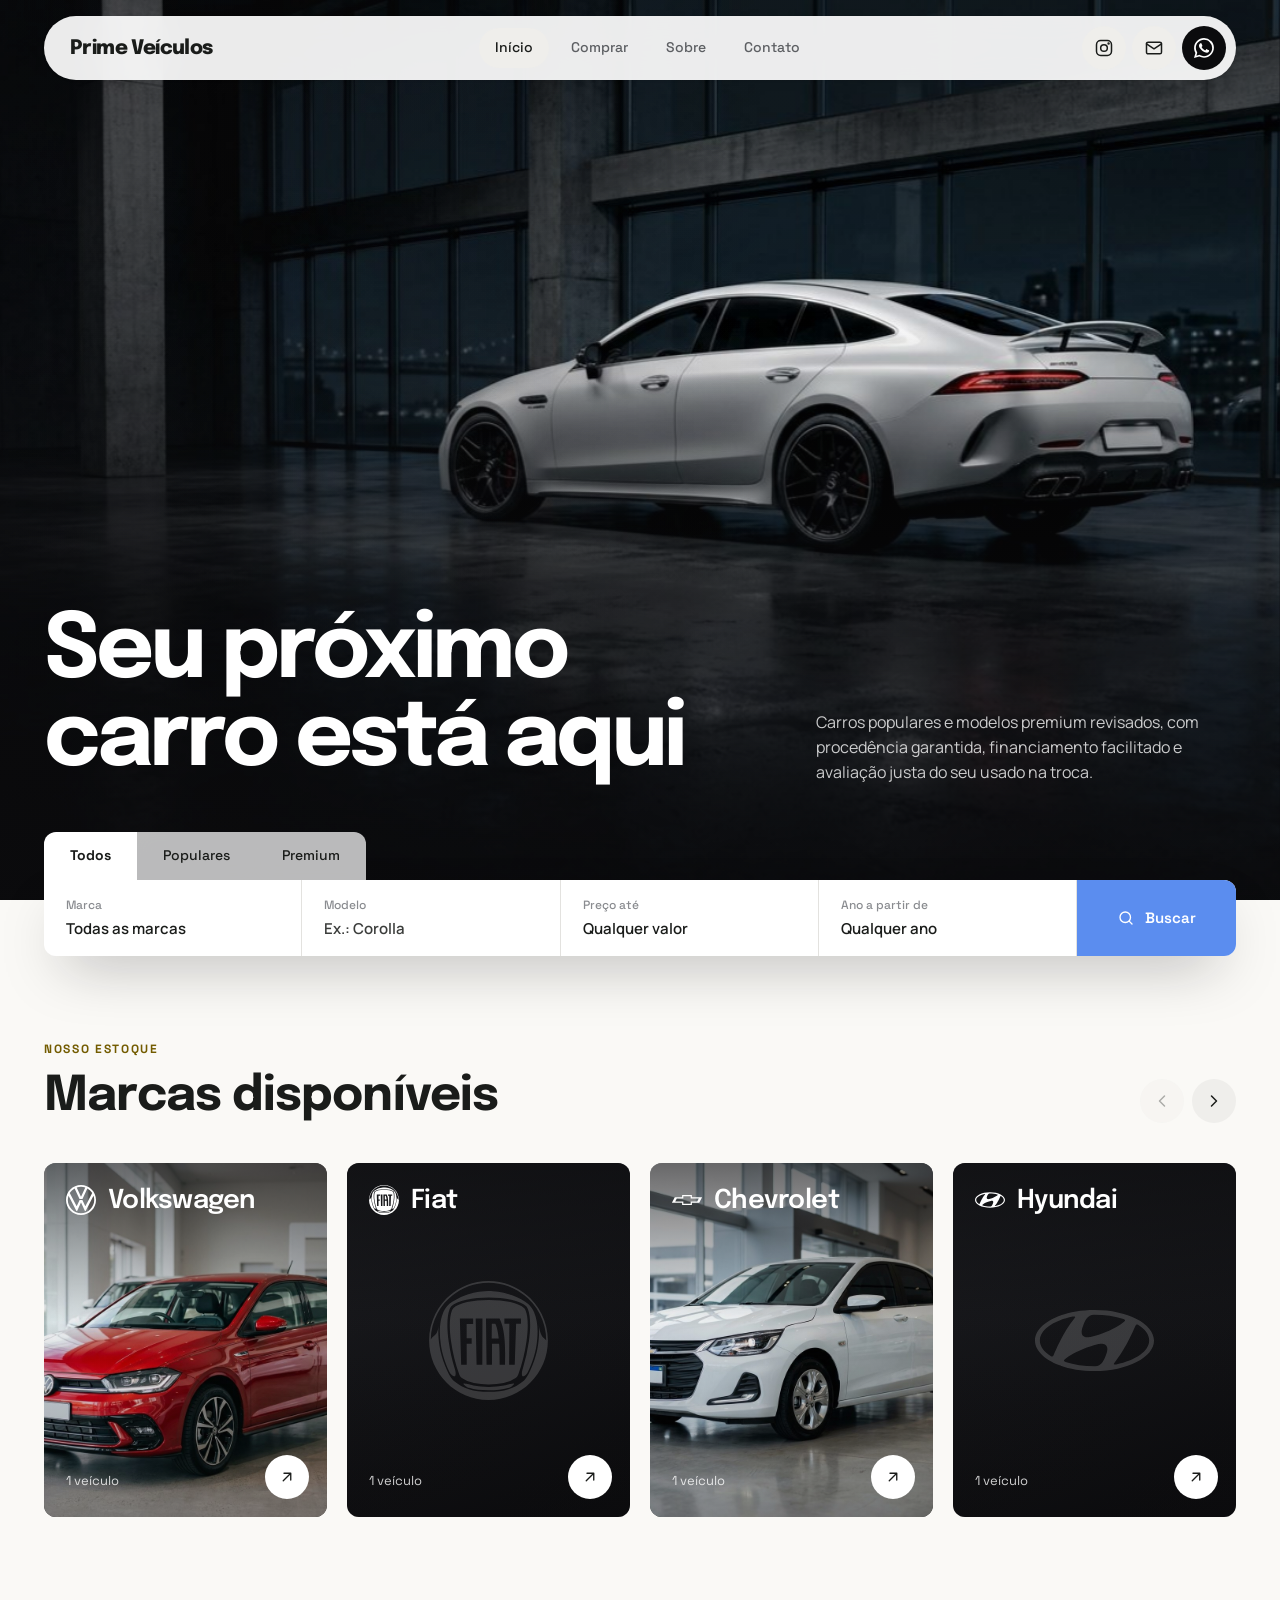
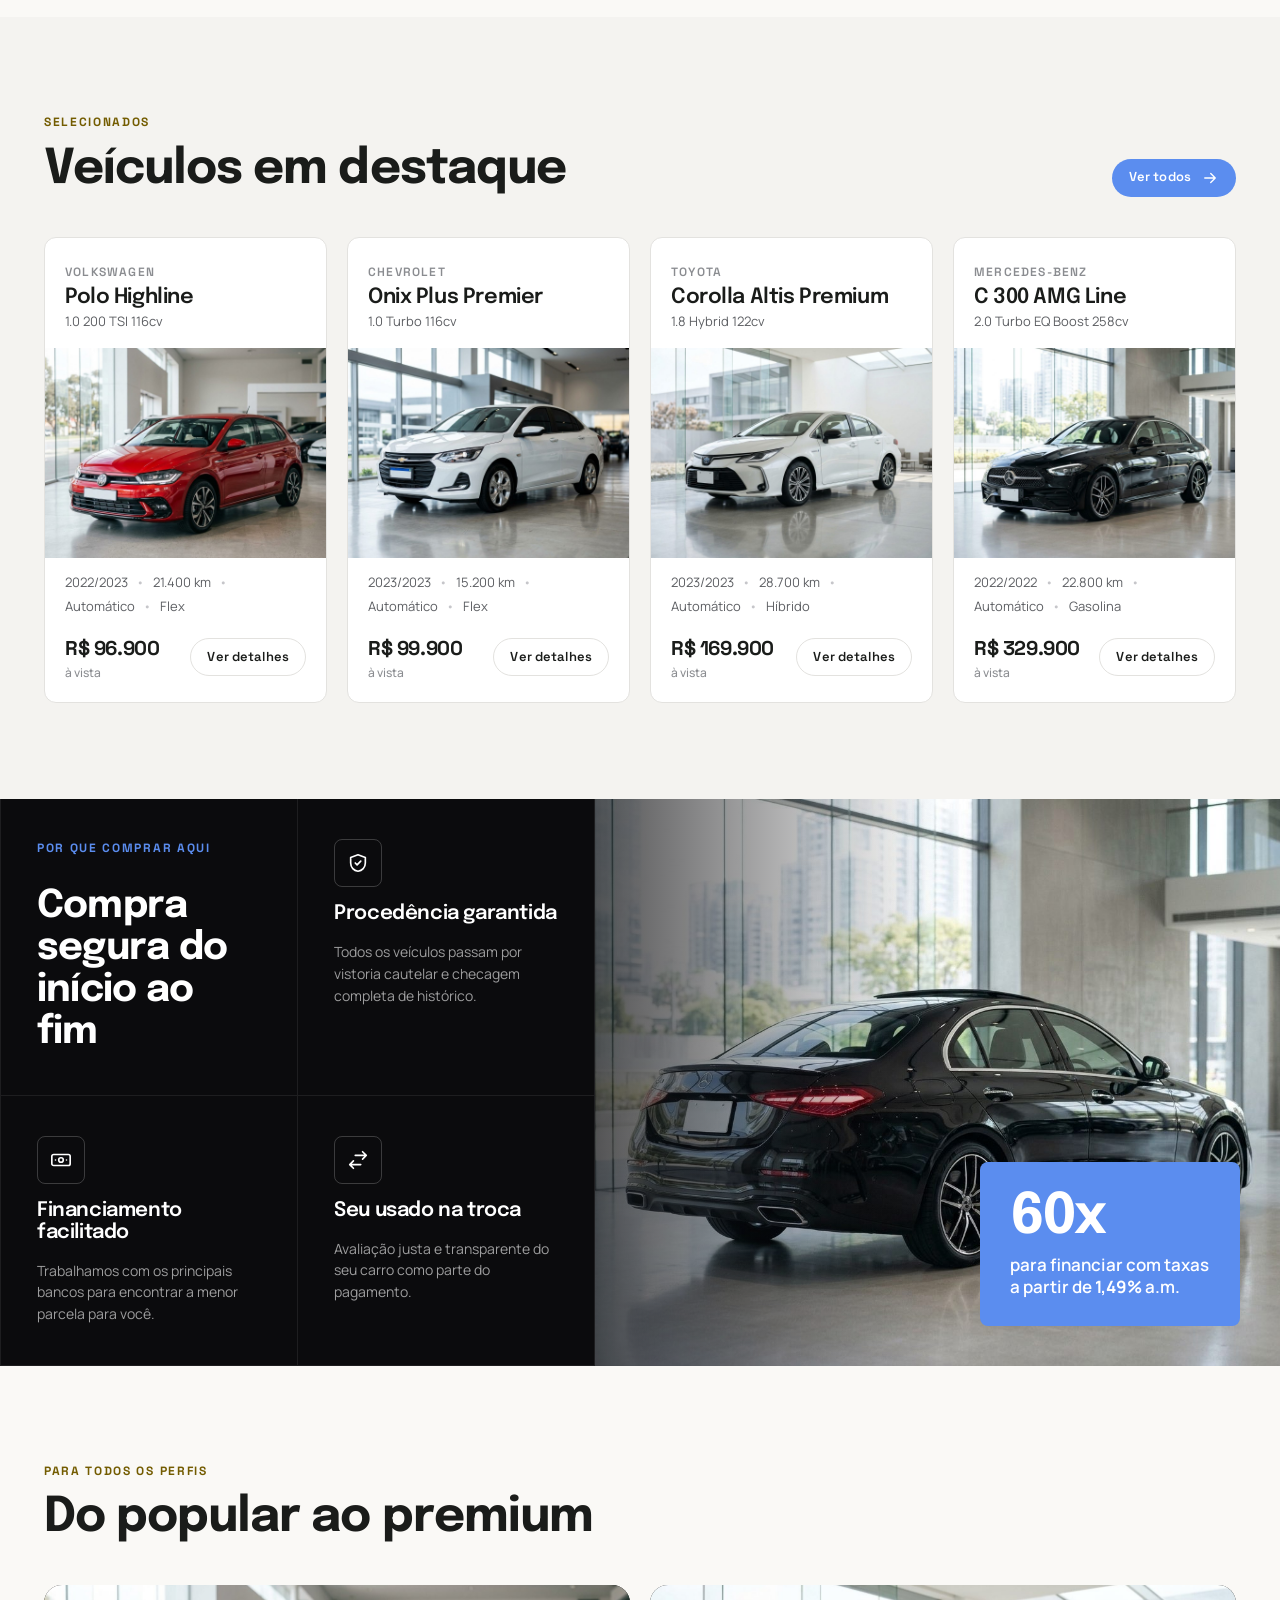
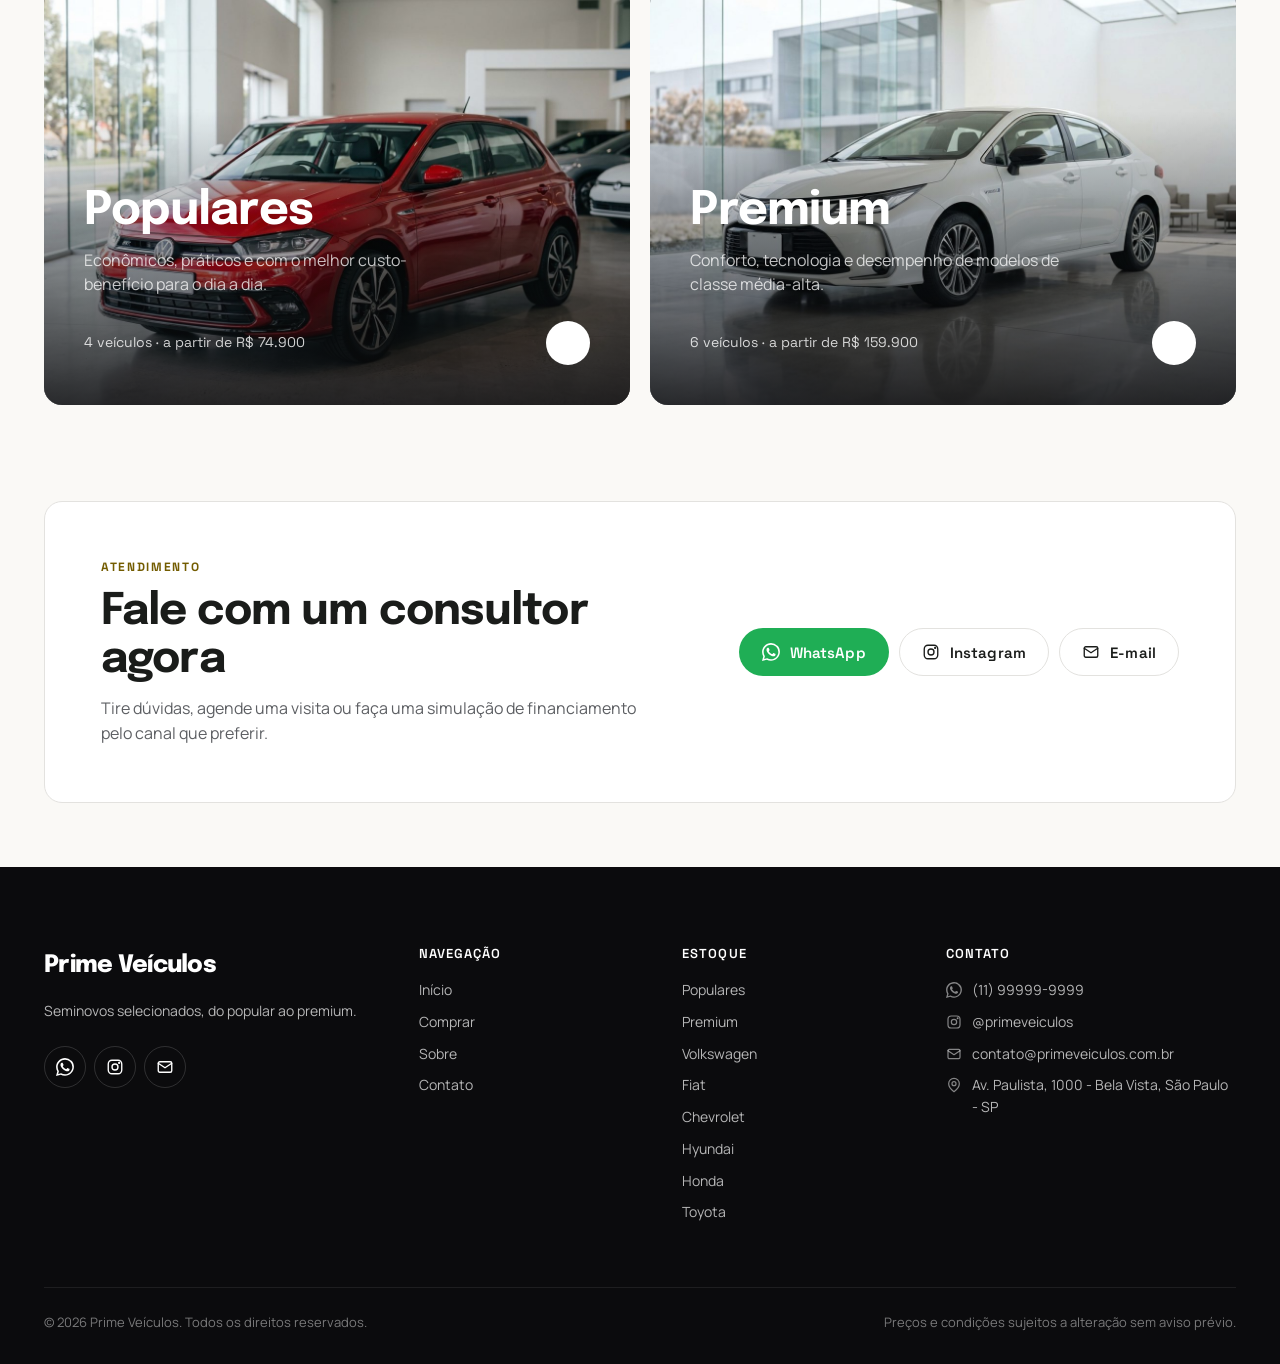
<file: index.html>
<!DOCTYPE html>
<html lang="pt-BR">
<head>
  <meta charset="UTF-8">
  <meta name="viewport" content="width=device-width, initial-scale=1.0">
  <title>{loja} | Carros seminovos populares e premium</title>
  <meta name="description" content="Carros seminovos populares e premium com procedência, financiamento facilitado e avaliação do seu usado na troca.">
  <link rel="preconnect" href="https://fonts.googleapis.com">
  <link rel="preconnect" href="https://fonts.gstatic.com" crossorigin>
  <link href="https://fonts.googleapis.com/css2?family=Epilogue:wght@500;600;700;800&family=Manrope:wght@400;500;600;700&family=Space+Grotesk:wght@500;600;700&display=swap" rel="stylesheet">
  <link rel="stylesheet" href="css/style.css">
</head>
<body data-page="home">
  <div id="site-header"></div>

  <!-- ============ HERO ============ -->
  <section class="hero">
    <div class="hero__bg"><img id="heroImg" src="assets/img/hero.jpg" alt="" fetchpriority="high"></div>
    <div class="container">
      <div class="hero__content">
        <h1 data-config="home.titulo">Seu próximo<br>carro está aqui</h1>
        <div class="hero__text">
          <p data-config="home.subtitulo"></p>
        </div>
      </div>

      <!-- Busca -->
      <form class="search" id="searchForm" action="comprar.html">
        <div class="search__tabs" role="tablist">
          <button type="button" class="search__tab is-active" data-cat="">Todos</button>
          <button type="button" class="search__tab" data-cat="popular">Populares</button>
          <button type="button" class="search__tab" data-cat="premium">Premium</button>
        </div>
        <input type="hidden" name="categoria" id="searchCat">
        <div class="search__bar">
          <div class="search__field">
            <label for="sMarca">Marca</label>
            <select id="sMarca" name="marca"><option value="">Todas as marcas</option></select>
          </div>
          <div class="search__field">
            <label for="sBusca">Modelo</label>
            <input id="sBusca" name="busca" type="text" placeholder="Ex.: Corolla" autocomplete="off">
          </div>
          <div class="search__field">
            <label for="sPreco">Preço até</label>
            <select id="sPreco" name="preco">
              <option value="">Qualquer valor</option>
              <option value="80000">R$ 80 mil</option>
              <option value="100000">R$ 100 mil</option>
              <option value="150000">R$ 150 mil</option>
              <option value="200000">R$ 200 mil</option>
              <option value="300000">R$ 300 mil</option>
            </select>
          </div>
          <div class="search__field">
            <label for="sAno">Ano a partir de</label>
            <select id="sAno" name="ano"><option value="">Qualquer ano</option></select>
          </div>
          <button class="search__submit" type="submit"><span data-icon="search"></span>Buscar</button>
        </div>
      </form>
    </div>
  </section>

  <!-- ============ MARCAS (carrossel) ============ -->
  <section class="section brands-section">
    <div class="container">
      <div class="carousel" id="brandCarousel">
        <div class="section-head reveal">
          <div>
            <span class="eyebrow">Nosso estoque</span>
            <h2>Marcas disponíveis</h2>
          </div>
          <div class="carousel__nav">
            <button class="icon-btn icon-btn--light" data-prev aria-label="Anterior"><span data-icon="chevronLeft"></span></button>
            <button class="icon-btn icon-btn--light" data-next aria-label="Próximo"><span data-icon="chevronRight"></span></button>
          </div>
        </div>
        <div class="carousel__track reveal"></div>
      </div>
    </div>
  </section>

  <!-- ============ DESTAQUES ============ -->
  <section class="section section--alt">
    <div class="container">
      <div class="section-head reveal">
        <div>
          <span class="eyebrow">Selecionados</span>
          <h2>Veículos em destaque</h2>
        </div>
        <a href="comprar.html" class="btn btn--primary btn--sm">Ver todos <span data-icon="arrowRight"></span></a>
      </div>
      <div class="cars-grid" id="featuredGrid"></div>
    </div>
  </section>

  <!-- ============ BENEFÍCIOS (faixa escura) ============ -->
  <section class="dark-band">
    <div class="dark-band__grid">
      <div class="benefits">
        <div class="benefit benefit--intro reveal">
          <span class="eyebrow">Por que comprar aqui</span>
          <h2>Compra segura do início ao fim</h2>
        </div>
        <div class="benefit reveal">
          <div class="benefit__icon"><span data-icon="shield"></span></div>
          <h3>Procedência garantida</h3>
          <p>Todos os veículos passam por vistoria cautelar e checagem completa de histórico.</p>
        </div>
        <div class="benefit reveal">
          <div class="benefit__icon"><span data-icon="money"></span></div>
          <h3>Financiamento facilitado</h3>
          <p>Trabalhamos com os principais bancos para encontrar a menor parcela para você.</p>
        </div>
        <div class="benefit reveal">
          <div class="benefit__icon"><span data-icon="swap"></span></div>
          <h3>Seu usado na troca</h3>
          <p>Avaliação justa e transparente do seu carro como parte do pagamento.</p>
        </div>
      </div>
      <div class="dark-band__media">
        <img id="darkBandImg" src="assets/img/cars/mercedes-c300-2022-2.jpg" alt="" loading="lazy">
        <div class="highlight-box reveal">
          <strong id="maxPrazo">60x</strong>
          <span>para financiar com taxas a partir de <b id="taxaMin"></b> a.m.</span>
        </div>
      </div>
    </div>
  </section>

  <!-- ============ CATEGORIAS ============ -->
  <section class="section">
    <div class="container">
      <div class="section-head reveal">
        <div>
          <span class="eyebrow">Para todos os perfis</span>
          <h2>Do popular ao premium</h2>
        </div>
      </div>
      <div class="categories" id="categoryCards"></div>
    </div>
  </section>

  <!-- ============ CTA CONTATO ============ -->
  <section class="section section--tight" style="padding-top:0">
    <div class="container">
      <div class="cta reveal">
        <div>
          <span class="eyebrow">Atendimento</span>
          <h2>Fale com um consultor agora</h2>
          <p>Tire dúvidas, agende uma visita ou faça uma simulação de financiamento pelo canal que preferir.</p>
        </div>
        <div class="contact-buttons" id="ctaButtons"></div>
      </div>
    </div>
  </section>

  <div id="site-footer"></div>

  <script src="js/config.js"></script>
  <script src="js/data.js"></script>
  <script src="js/main.js"></script>
  <script src="js/home.js"></script>
</body>
</html>
</file>
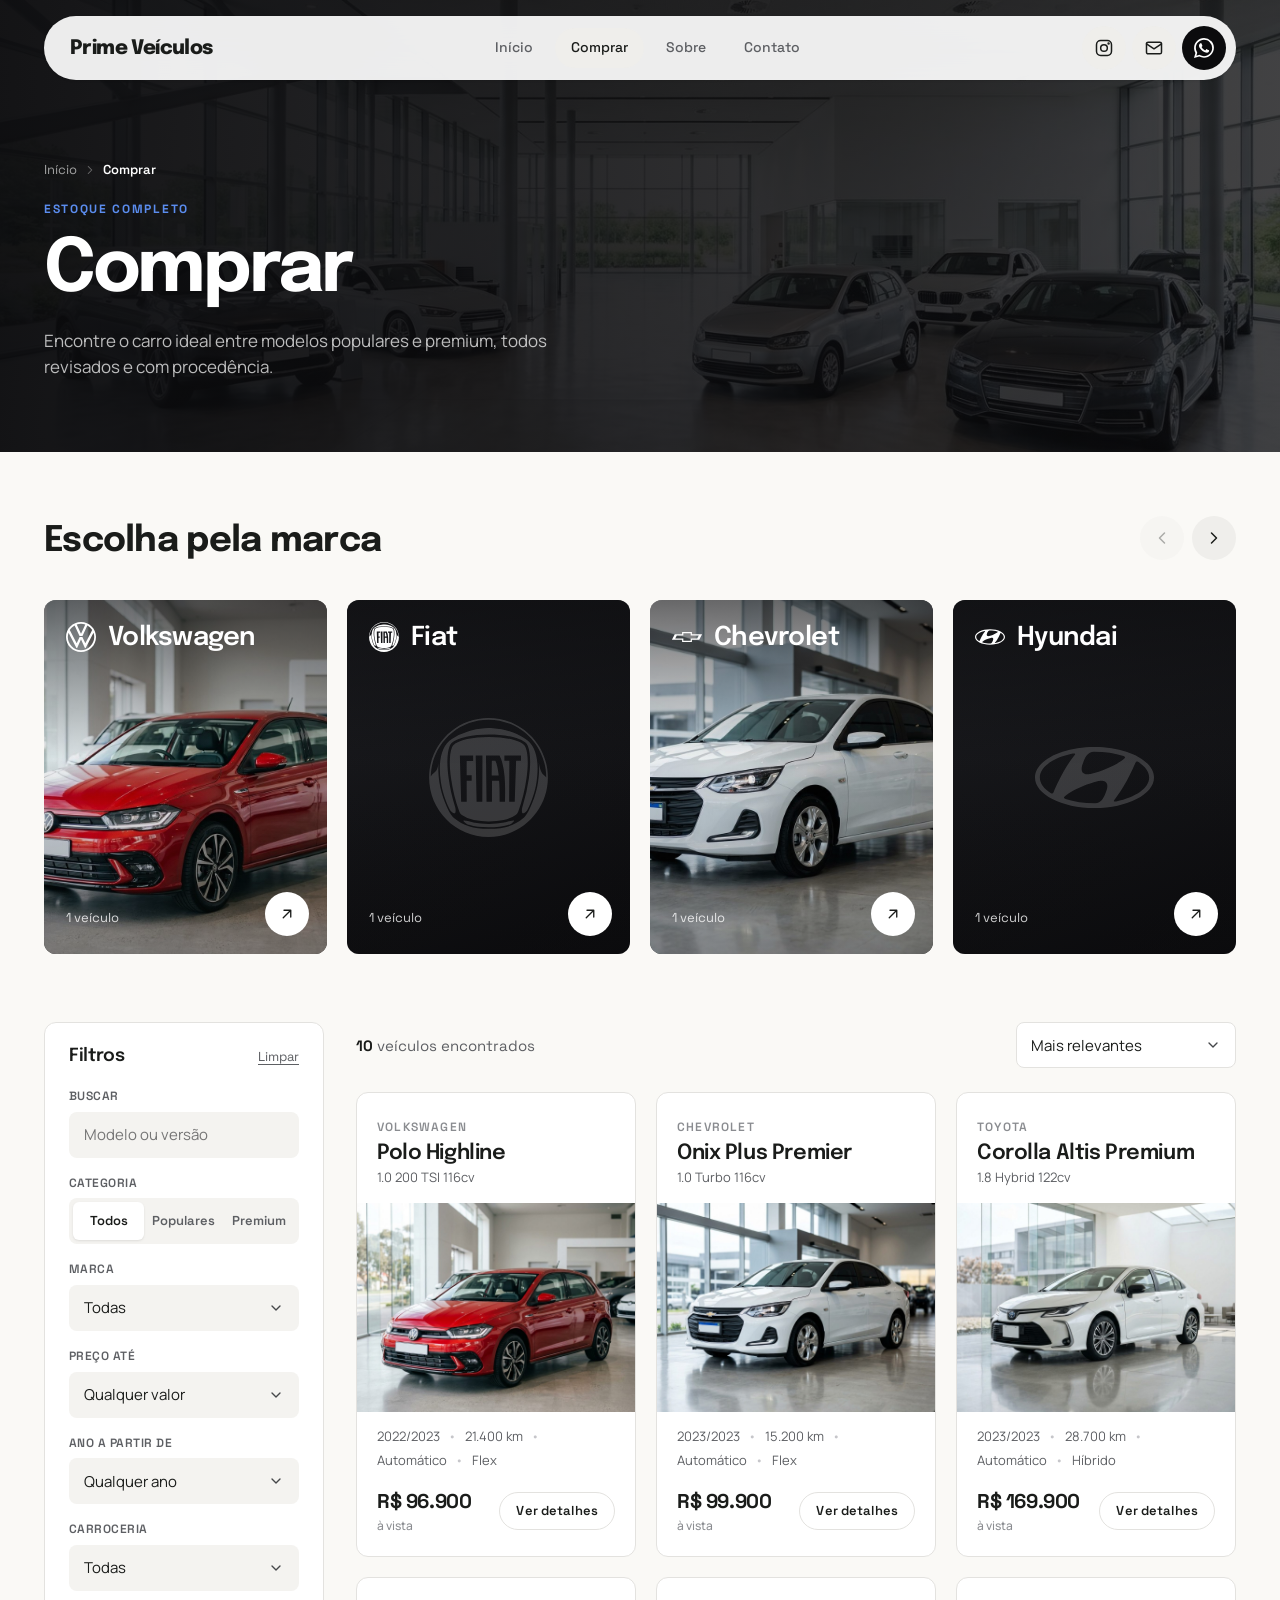
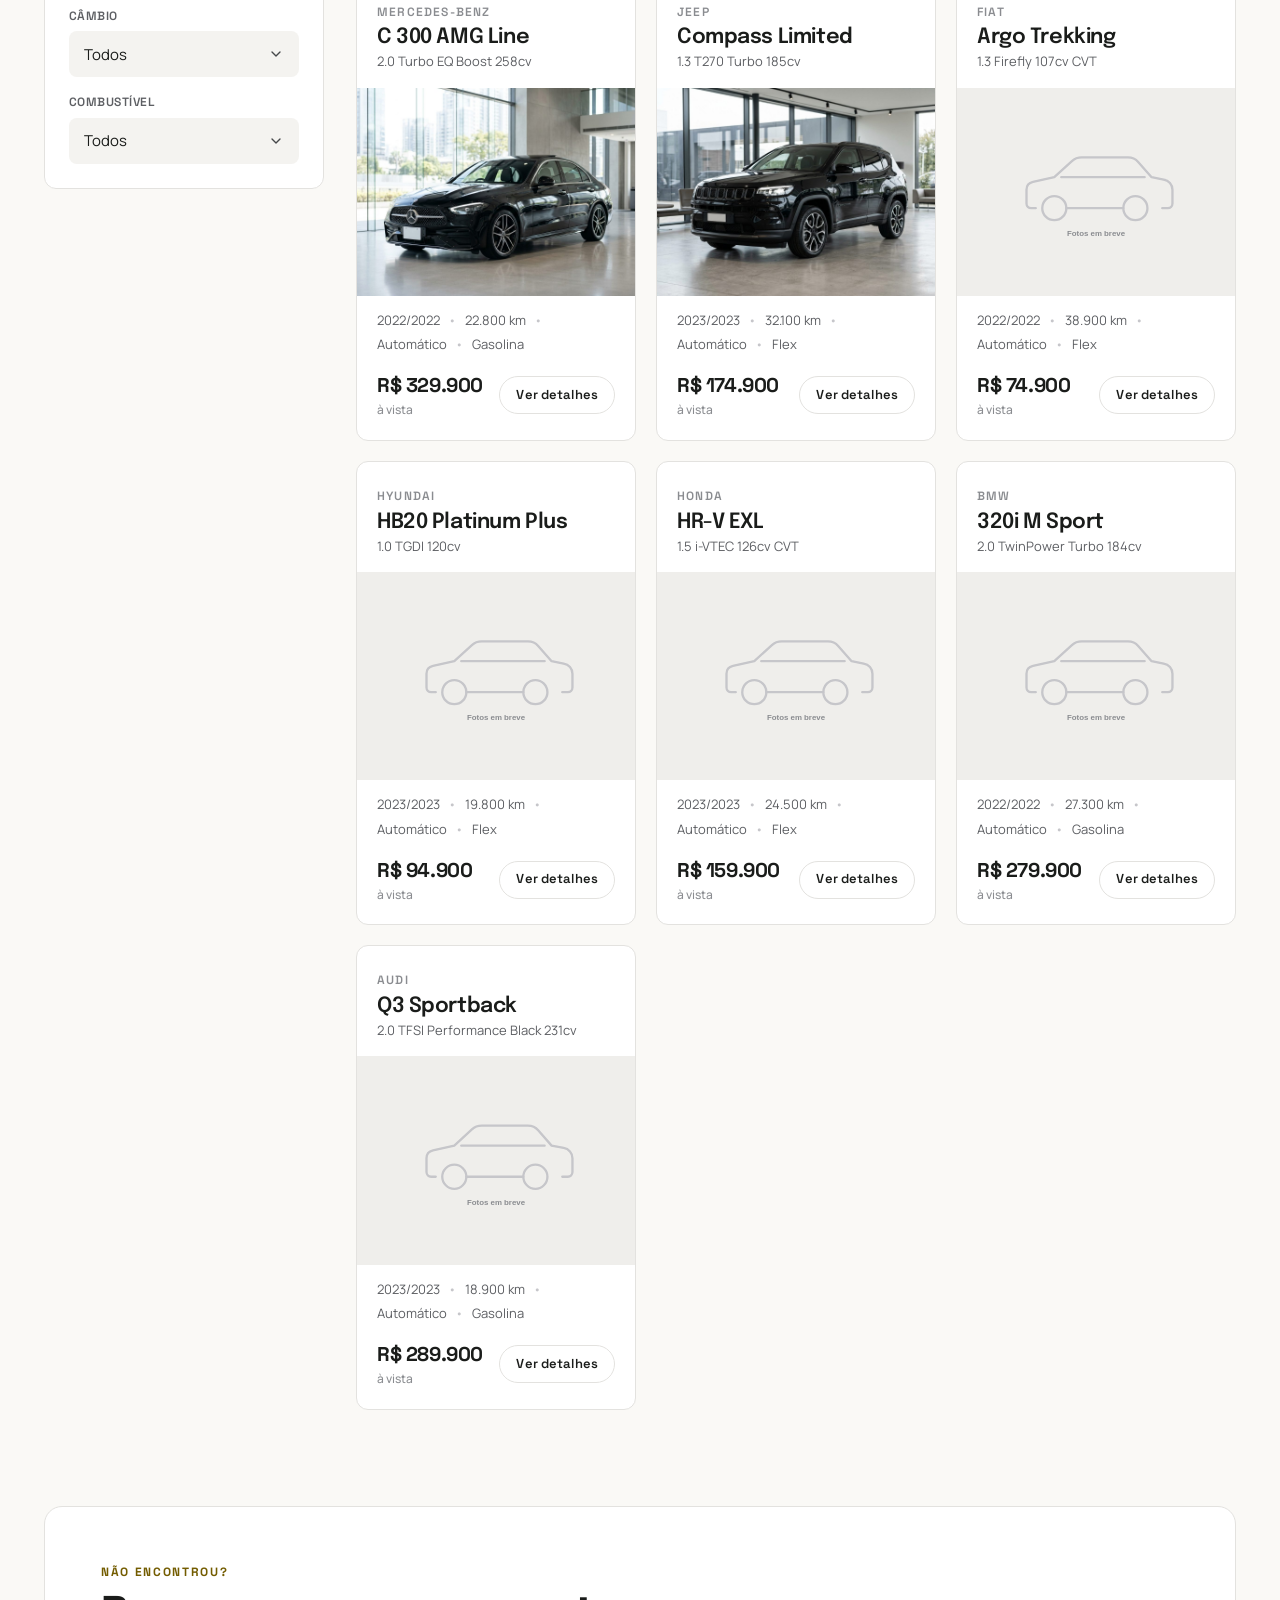
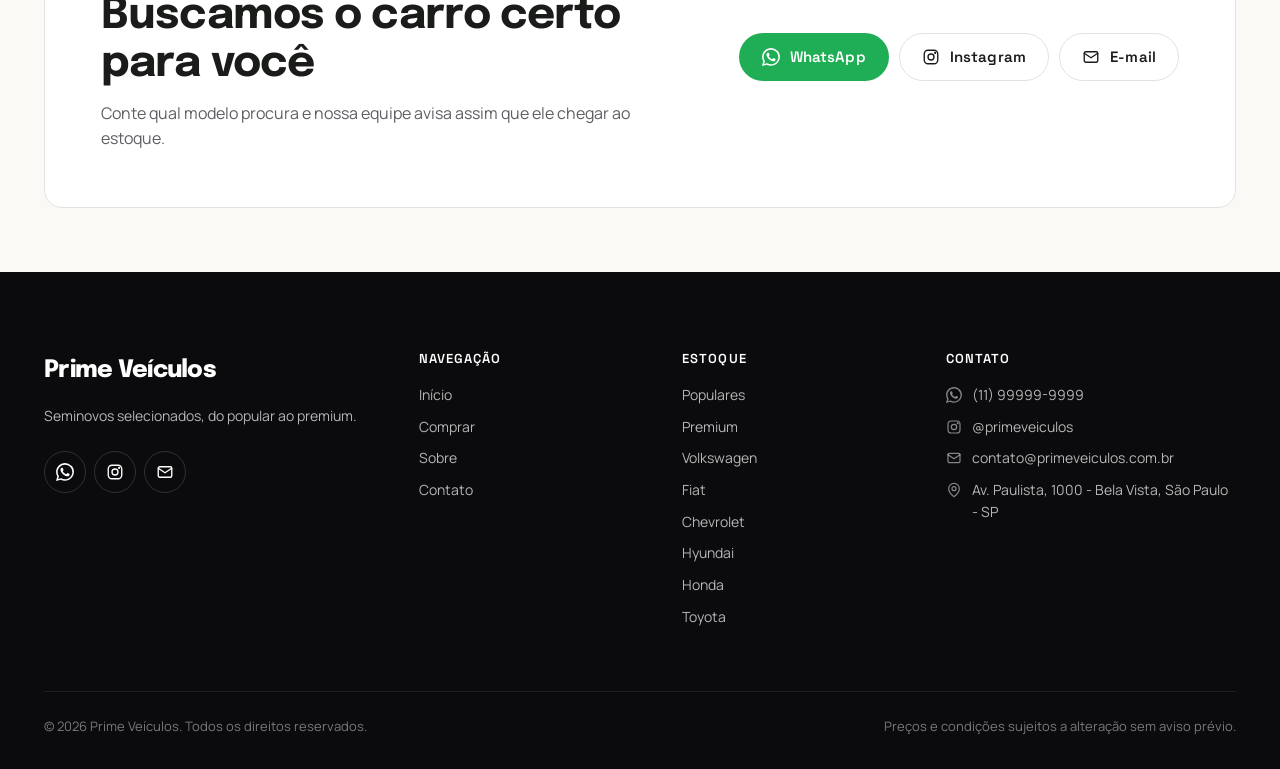
<file: comprar.html>
<!DOCTYPE html>
<html lang="pt-BR">
<head>
  <meta charset="UTF-8">
  <meta name="viewport" content="width=device-width, initial-scale=1.0">
  <title>Comprar | {loja}</title>
  <meta name="description" content="Confira nosso estoque de carros seminovos: populares e premium, com fotos, preços e condições.">
  <link rel="preconnect" href="https://fonts.googleapis.com">
  <link rel="preconnect" href="https://fonts.gstatic.com" crossorigin>
  <link href="https://fonts.googleapis.com/css2?family=Epilogue:wght@500;600;700;800&family=Manrope:wght@400;500;600;700&family=Space+Grotesk:wght@500;600;700&display=swap" rel="stylesheet">
  <link rel="stylesheet" href="css/style.css">
</head>
<body data-page="comprar">
  <div id="site-header"></div>

  <section class="page-hero">
    <div class="page-hero__bg"><img src="assets/img/sobre.jpg" alt=""></div>
    <div class="container">
      <nav class="breadcrumb" aria-label="Você está em">
        <a href="index.html">Início</a><span data-icon="chevronRight"></span><strong>Comprar</strong>
      </nav>
      <span class="eyebrow">Estoque completo</span>
      <h1>Comprar</h1>
      <p>Encontre o carro ideal entre modelos populares e premium, todos revisados e com procedência.</p>
    </div>
  </section>

  <!-- Carrossel de marcas -->
  <section class="section section--tight">
    <div class="container">
      <div class="carousel" id="brandCarousel">
        <div class="section-head">
          <div>
            <h2 style="font-size:clamp(1.6rem,3vw,2.2rem)">Escolha pela marca</h2>
          </div>
          <div class="carousel__nav">
            <button class="icon-btn icon-btn--light" data-prev aria-label="Anterior"><span data-icon="chevronLeft"></span></button>
            <button class="icon-btn icon-btn--light" data-next aria-label="Próximo"><span data-icon="chevronRight"></span></button>
          </div>
        </div>
        <div class="carousel__track"></div>
      </div>
    </div>
  </section>

  <!-- Listagem -->
  <section class="section" style="padding-top:0" id="estoque">
    <div class="container">
      <div class="shop">
        <aside class="filters" id="filters" aria-label="Filtros">
          <div class="filters__head">
            <h3>Filtros</h3>
            <button class="filters__clear" id="clearFilters" type="button">Limpar</button>
          </div>
          <div class="field">
            <label for="fBusca">Buscar</label>
            <input class="input" id="fBusca" type="search" placeholder="Modelo ou versão">
          </div>
          <div class="field">
            <label>Categoria</label>
            <div class="segmented" id="fCategoria">
              <button type="button" data-value="" class="is-active">Todos</button>
              <button type="button" data-value="popular">Populares</button>
              <button type="button" data-value="premium">Premium</button>
            </div>
          </div>
          <div class="field">
            <label for="fMarca">Marca</label>
            <select class="select" id="fMarca"><option value="">Todas</option></select>
          </div>
          <div class="field">
            <label for="fPreco">Preço até</label>
            <select class="select" id="fPreco">
              <option value="">Qualquer valor</option>
              <option value="80000">R$ 80 mil</option>
              <option value="100000">R$ 100 mil</option>
              <option value="150000">R$ 150 mil</option>
              <option value="200000">R$ 200 mil</option>
              <option value="300000">R$ 300 mil</option>
            </select>
          </div>
          <div class="field">
            <label for="fAno">Ano a partir de</label>
            <select class="select" id="fAno"><option value="">Qualquer ano</option></select>
          </div>
          <div class="field">
            <label for="fCarroceria">Carroceria</label>
            <select class="select" id="fCarroceria"><option value="">Todas</option></select>
          </div>
          <div class="field">
            <label for="fCambio">Câmbio</label>
            <select class="select" id="fCambio">
              <option value="">Todos</option>
              <option value="Automático">Automático</option>
              <option value="Manual">Manual</option>
            </select>
          </div>
          <div class="field" style="margin-bottom:0">
            <label for="fCombustivel">Combustível</label>
            <select class="select" id="fCombustivel"><option value="">Todos</option></select>
          </div>
          <button class="btn btn--dark btn--block filters-toggle" id="applyFilters" type="button" style="margin-top:20px">Ver resultados</button>
        </aside>

        <div>
          <div class="results-bar">
            <p class="results-bar__count" id="resultsCount"></p>
            <div style="display:flex;gap:10px;flex:1;justify-content:flex-end">
              <button class="btn btn--outline btn--sm filters-toggle" id="openFilters" type="button"><span data-icon="sliders"></span> Filtros</button>
              <select class="select" id="fOrdem" aria-label="Ordenar">
                <option value="relevancia">Mais relevantes</option>
                <option value="menor">Menor preço</option>
                <option value="maior">Maior preço</option>
                <option value="novos">Mais novos</option>
                <option value="km">Menor quilometragem</option>
              </select>
            </div>
          </div>
          <div class="cars-grid cars-grid--3" id="carsGrid"></div>
        </div>
      </div>
    </div>
  </section>

  <section class="section section--tight" style="padding-top:0">
    <div class="container">
      <div class="cta">
        <div>
          <span class="eyebrow">Não encontrou?</span>
          <h2>Buscamos o carro certo para você</h2>
          <p>Conte qual modelo procura e nossa equipe avisa assim que ele chegar ao estoque.</p>
        </div>
        <div class="contact-buttons" id="ctaButtons"></div>
      </div>
    </div>
  </section>

  <div class="filters-backdrop" id="filtersBackdrop"></div>
  <div id="site-footer"></div>

  <script src="js/config.js"></script>
  <script src="js/data.js"></script>
  <script src="js/main.js"></script>
  <script src="js/comprar.js"></script>
</body>
</html>
</file>
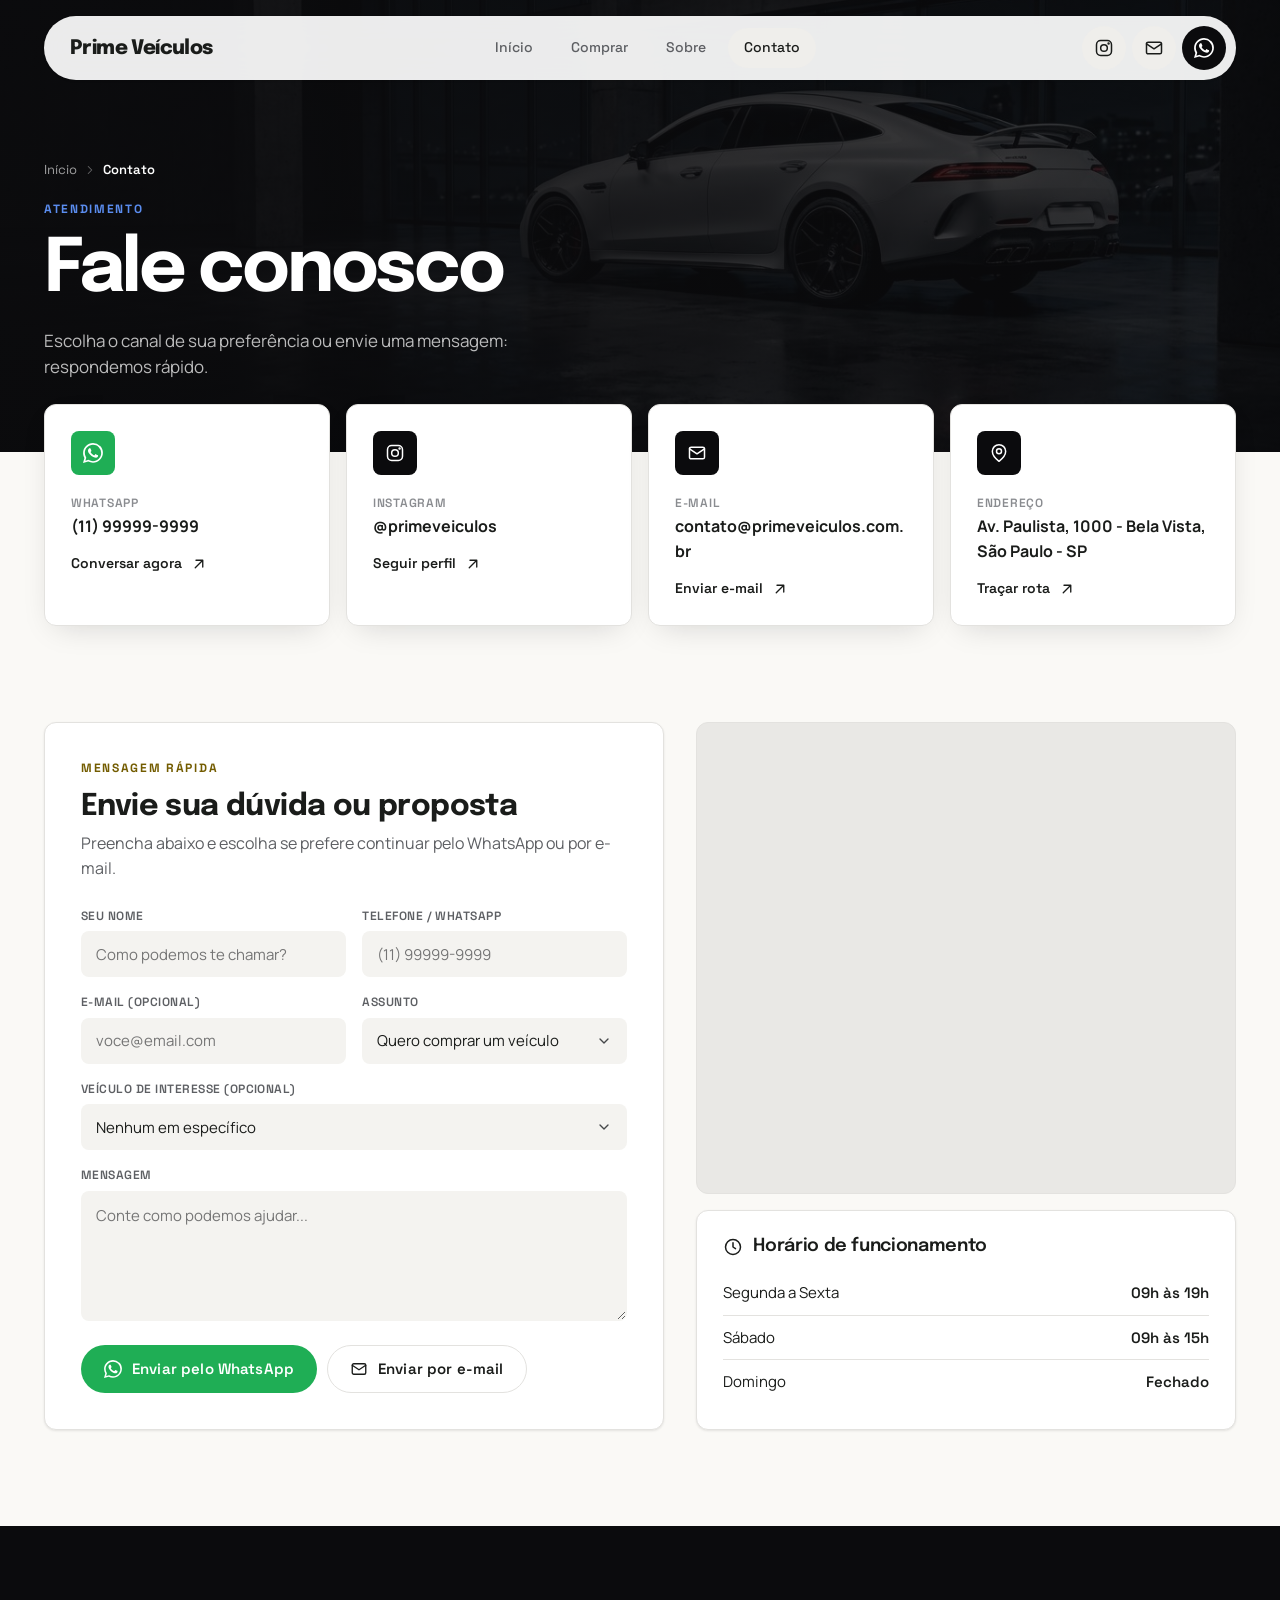
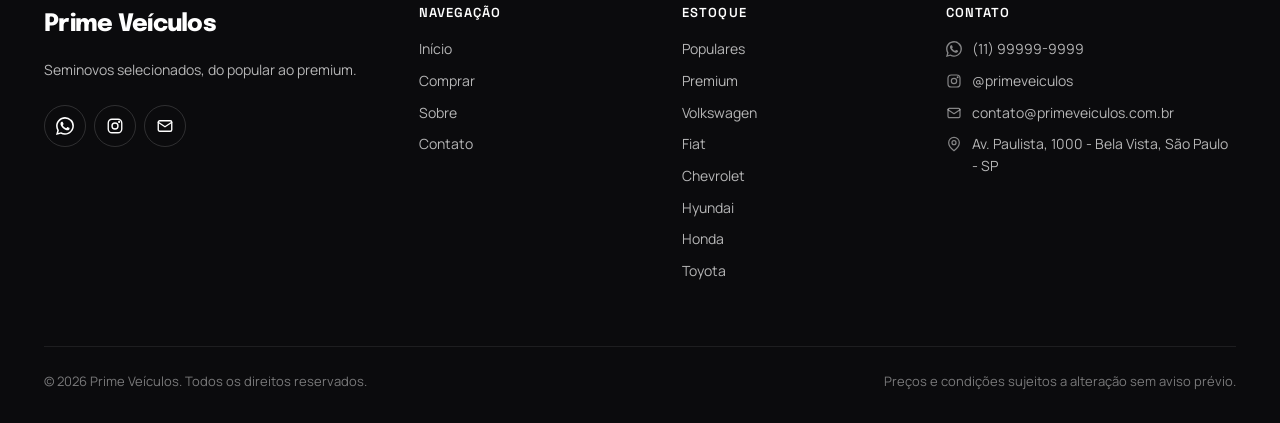
<file: contato.html>
<!DOCTYPE html>
<html lang="pt-BR">
<head>
  <meta charset="UTF-8">
  <meta name="viewport" content="width=device-width, initial-scale=1.0">
  <title>Contato | {loja}</title>
  <meta name="description" content="Fale com nossa equipe pelo WhatsApp, Instagram ou e-mail e venha visitar a loja.">
  <link rel="preconnect" href="https://fonts.googleapis.com">
  <link rel="preconnect" href="https://fonts.gstatic.com" crossorigin>
  <link href="https://fonts.googleapis.com/css2?family=Epilogue:wght@500;600;700;800&family=Manrope:wght@400;500;600;700&family=Space+Grotesk:wght@500;600;700&display=swap" rel="stylesheet">
  <link rel="stylesheet" href="css/style.css">
</head>
<body data-page="contato">
  <div id="site-header"></div>

  <section class="page-hero">
    <div class="page-hero__bg"><img src="assets/img/hero.jpg" alt=""></div>
    <div class="container">
      <nav class="breadcrumb" aria-label="Você está em">
        <a href="index.html">Início</a><span data-icon="chevronRight"></span><strong>Contato</strong>
      </nav>
      <span class="eyebrow">Atendimento</span>
      <h1>Fale conosco</h1>
      <p>Escolha o canal de sua preferência ou envie uma mensagem: respondemos rápido.</p>
    </div>
  </section>

  <!-- Cartões de contato direto -->
  <div class="container">
    <div class="contact-cards" id="contactCards"></div>
  </div>

  <!-- Formulário + mapa e horários -->
  <section class="section">
    <div class="container">
      <div class="contact-layout">
        <form class="card contact-form reveal" id="contactForm">
          <span class="eyebrow">Mensagem rápida</span>
          <h2>Envie sua dúvida ou proposta</h2>
          <p>Preencha abaixo e escolha se prefere continuar pelo WhatsApp ou por e-mail.</p>
          <div class="form-grid">
            <div class="field">
              <label for="cNome">Seu nome</label>
              <input class="input" id="cNome" name="nome" type="text" required placeholder="Como podemos te chamar?">
            </div>
            <div class="field">
              <label for="cTel">Telefone / WhatsApp</label>
              <input class="input" id="cTel" name="telefone" type="tel" required placeholder="(11) 99999-9999">
            </div>
            <div class="field">
              <label for="cEmail">E-mail (opcional)</label>
              <input class="input" id="cEmail" name="email" type="email" placeholder="voce@email.com">
            </div>
            <div class="field">
              <label for="cAssunto">Assunto</label>
              <select class="select" id="cAssunto" name="assunto">
                <option value="Quero comprar um veículo">Quero comprar um veículo</option>
                <option value="Simulação de financiamento">Simulação de financiamento</option>
                <option value="Avaliar meu usado na troca">Avaliar meu usado na troca</option>
                <option value="Agendar visita / test-drive">Agendar visita / test-drive</option>
                <option value="Outro assunto">Outro assunto</option>
              </select>
            </div>
            <div class="field field--full">
              <label for="cCarro">Veículo de interesse (opcional)</label>
              <select class="select" id="cCarro" name="carro"><option value="">Nenhum em específico</option></select>
            </div>
            <div class="field field--full">
              <label for="cMsg">Mensagem</label>
              <textarea class="textarea" id="cMsg" name="mensagem" placeholder="Conte como podemos ajudar..."></textarea>
            </div>
          </div>
          <div class="form-actions">
            <button class="btn btn--whatsapp" type="submit" data-via="whatsapp"><span data-icon="whatsapp"></span> Enviar pelo WhatsApp</button>
            <button class="btn btn--outline" type="submit" data-via="email"><span data-icon="mail"></span> Enviar por e-mail</button>
          </div>
        </form>

        <div class="contact-side">
          <div class="map reveal">
            <iframe id="mapFrame" title="Localização da loja" loading="lazy" referrerpolicy="no-referrer-when-downgrade"></iframe>
          </div>
          <div class="card hours reveal">
            <h3><span data-icon="clock"></span> Horário de funcionamento</h3>
            <ul id="hoursList"></ul>
          </div>
        </div>
      </div>
    </div>
  </section>

  <div id="site-footer"></div>

  <script src="js/config.js"></script>
  <script src="js/data.js"></script>
  <script src="js/main.js"></script>
  <script>
    document.addEventListener("DOMContentLoaded", () => {
      const S = window.Site;
      const C = S.C;

      /* Cartões de canais */
      document.getElementById("contactCards").innerHTML = `
        <a class="contact-card reveal" href="${S.waLink()}" target="_blank" rel="noopener">
          <div class="spec__icon" style="background:var(--whatsapp)">${S.icon("whatsapp")}</div>
          <div><small>WhatsApp</small><strong>${S.esc(C.whatsappExibicao)}</strong></div>
          <span class="link-arrow">Conversar agora ${S.icon("arrowUpRight")}</span>
        </a>
        <a class="contact-card reveal" href="${S.igLink()}" target="_blank" rel="noopener">
          <div class="spec__icon">${S.icon("instagram")}</div>
          <div><small>Instagram</small><strong>@${S.esc(C.instagram)}</strong></div>
          <span class="link-arrow">Seguir perfil ${S.icon("arrowUpRight")}</span>
        </a>
        <a class="contact-card reveal" href="${S.mailLink()}">
          <div class="spec__icon">${S.icon("mail")}</div>
          <div><small>E-mail</small><strong>${S.esc(C.email)}</strong></div>
          <span class="link-arrow">Enviar e-mail ${S.icon("arrowUpRight")}</span>
        </a>
        <a class="contact-card reveal" href="https://www.google.com/maps/search/?api=1&query=${encodeURIComponent(C.endereco)}" target="_blank" rel="noopener">
          <div class="spec__icon">${S.icon("mapPin")}</div>
          <div><small>Endereço</small><strong>${S.esc(C.endereco)}</strong></div>
          <span class="link-arrow">Traçar rota ${S.icon("arrowUpRight")}</span>
        </a>`;

      /* Lista de veículos no formulário */
      const cCarro = document.getElementById("cCarro");
      window.CARROS.forEach((c) =>
        cCarro.insertAdjacentHTML("beforeend", `<option value="${S.esc(S.carName(c))} ${S.anos(c)} (${S.brl(c.preco)})">${S.esc(S.carName(c))} · ${S.anos(c)} · ${S.brl(c.preco)}</option>`)
      );

      /* Mapa e horários */
      document.getElementById("mapFrame").src = `https://www.google.com/maps?q=${encodeURIComponent(C.endereco)}&output=embed`;
      document.getElementById("hoursList").innerHTML = (C.horarios || [])
        .map((h) => `<li><span>${S.esc(h.dias)}</span><span>${S.esc(h.horas)}</span></li>`)
        .join("");

      /* Envio do formulário */
      let via = "whatsapp";
      document.querySelectorAll("#contactForm [data-via]").forEach((b) => b.addEventListener("click", () => (via = b.dataset.via)));
      document.getElementById("contactForm").addEventListener("submit", (e) => {
        e.preventDefault();
        const d = Object.fromEntries(new FormData(e.target));
        const texto = [
          `Olá! Meu nome é ${d.nome}.`,
          `Assunto: ${d.assunto}`,
          d.carro ? `Veículo: ${d.carro}` : "",
          d.telefone ? `Telefone: ${d.telefone}` : "",
          d.email ? `E-mail: ${d.email}` : "",
          d.mensagem ? `\n${d.mensagem}` : "",
        ].filter(Boolean).join("\n");
        if (via === "email") location.href = S.mailLink(`${d.assunto} - ${d.nome}`, texto);
        else window.open(S.waLink(texto), "_blank", "noopener");
      });

      S.reveal();
    });
  </script>
</body>
</html>
</file>
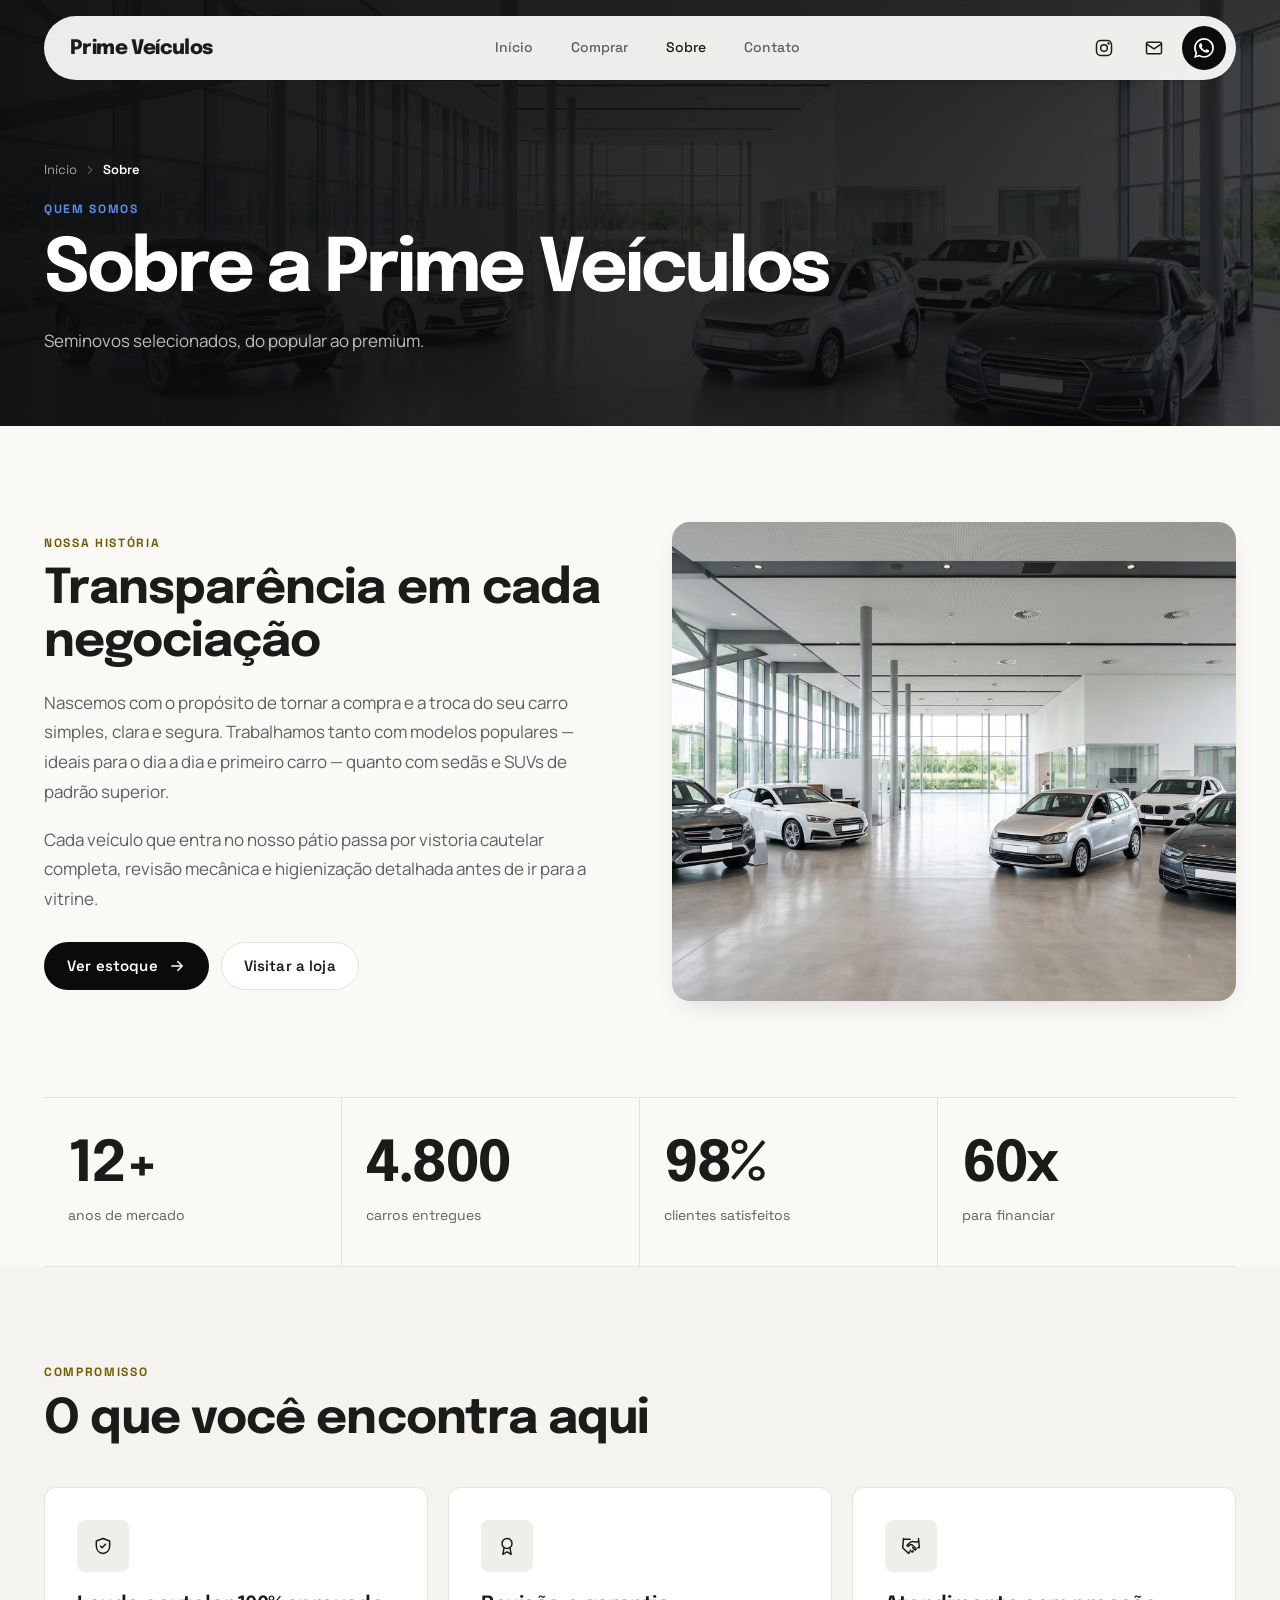
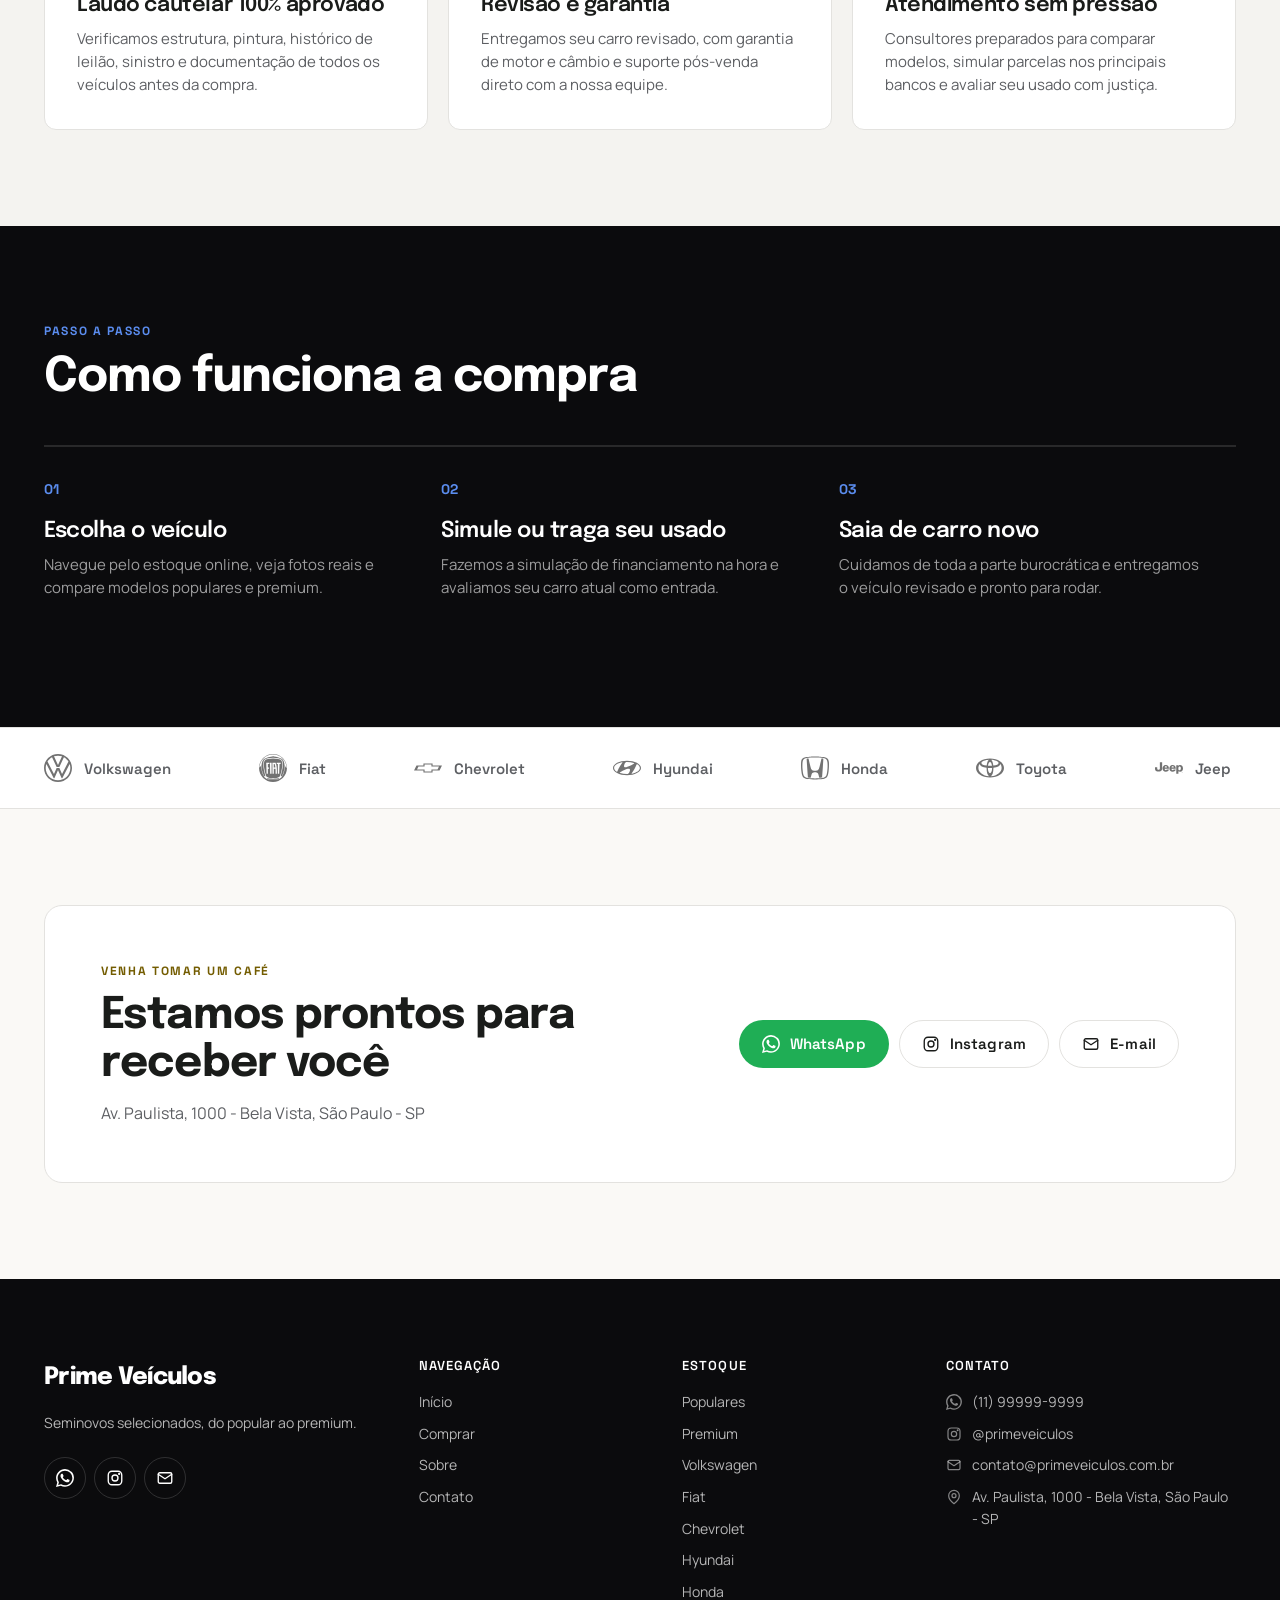
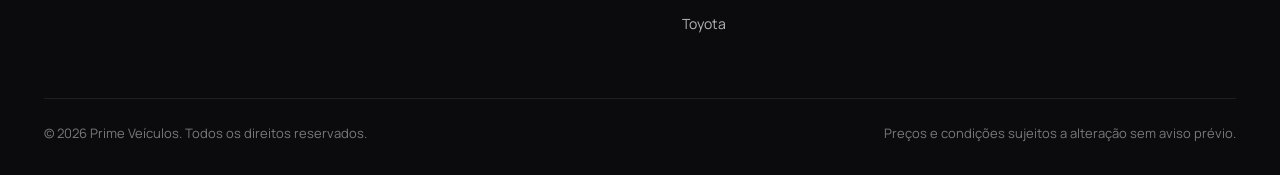
<file: sobre.html>
<!DOCTYPE html>
<html lang="pt-BR">
<head>
  <meta charset="UTF-8">
  <meta name="viewport" content="width=device-width, initial-scale=1.0">
  <title>Sobre | {loja}</title>
  <meta name="description" content="Conheça nossa loja, história, estrutura e compromisso com a procedência de cada veículo.">
  <link rel="preconnect" href="https://fonts.googleapis.com">
  <link rel="preconnect" href="https://fonts.gstatic.com" crossorigin>
  <link href="https://fonts.googleapis.com/css2?family=Epilogue:wght@500;600;700;800&family=Manrope:wght@400;500;600;700&family=Space+Grotesk:wght@500;600;700&display=swap" rel="stylesheet">
  <link rel="stylesheet" href="css/style.css">
</head>
<body data-page="sobre">
  <div id="site-header"></div>

  <section class="page-hero">
    <div class="page-hero__bg"><img src="assets/img/sobre.jpg" alt=""></div>
    <div class="container">
      <nav class="breadcrumb" aria-label="Você está em">
        <a href="index.html">Início</a><span data-icon="chevronRight"></span><strong>Sobre</strong>
      </nav>
      <span class="eyebrow">Quem somos</span>
      <h1>Sobre a <span data-config="nome"></span></h1>
      <p data-config="slogan"></p>
    </div>
  </section>

  <!-- História -->
  <section class="section">
    <div class="container">
      <div class="about-intro">
        <div class="reveal">
          <span class="eyebrow">Nossa história</span>
          <h2>Transparência em cada negociação</h2>
          <p>Nascemos com o propósito de tornar a compra e a troca do seu carro simples, clara e segura. Trabalhamos tanto com modelos populares — ideais para o dia a dia e primeiro carro — quanto com sedãs e SUVs de padrão superior.</p>
          <p>Cada veículo que entra no nosso pátio passa por vistoria cautelar completa, revisão mecânica e higienização detalhada antes de ir para a vitrine.</p>
          <div style="margin-top:28px;display:flex;gap:12px;flex-wrap:wrap">
            <a class="btn btn--dark" href="comprar.html">Ver estoque <span data-icon="arrowRight"></span></a>
            <a class="btn btn--outline" href="contato.html">Visitar a loja</a>
          </div>
        </div>
        <div class="about-intro__media reveal">
          <img src="assets/img/sobre.jpg" alt="Interior da loja">
        </div>
      </div>
    </div>
  </section>

  <!-- Números -->
  <section>
    <div class="container">
      <div class="stats" id="statsGrid"></div>
    </div>
  </section>

  <!-- Diferenciais -->
  <section class="section section--alt">
    <div class="container">
      <div class="section-head reveal">
        <div>
          <span class="eyebrow">Compromisso</span>
          <h2>O que você encontra aqui</h2>
        </div>
      </div>
      <div class="values">
        <article class="value-card reveal">
          <div class="spec__icon"><span data-icon="shield"></span></div>
          <h3>Laudo cautelar 100% aprovado</h3>
          <p>Verificamos estrutura, pintura, histórico de leilão, sinistro e documentação de todos os veículos antes da compra.</p>
        </article>
        <article class="value-card reveal">
          <div class="spec__icon"><span data-icon="award"></span></div>
          <h3>Revisão e garantia</h3>
          <p>Entregamos seu carro revisado, com garantia de motor e câmbio e suporte pós-venda direto com a nossa equipe.</p>
        </article>
        <article class="value-card reveal">
          <div class="spec__icon"><span data-icon="handshake"></span></div>
          <h3>Atendimento sem pressão</h3>
          <p>Consultores preparados para comparar modelos, simular parcelas nos principais bancos e avaliar seu usado com justiça.</p>
        </article>
      </div>
    </div>
  </section>

  <!-- Como funciona -->
  <section class="section dark-band">
    <div class="container">
      <div class="section-head reveal">
        <div>
          <span class="eyebrow" style="color:var(--accent)">Passo a passo</span>
          <h2>Como funciona a compra</h2>
        </div>
      </div>
      <div class="steps">
        <div class="step reveal">
          <h3>Escolha o veículo</h3>
          <p>Navegue pelo estoque online, veja fotos reais e compare modelos populares e premium.</p>
        </div>
        <div class="step reveal">
          <h3>Simule ou traga seu usado</h3>
          <p>Fazemos a simulação de financiamento na hora e avaliamos seu carro atual como entrada.</p>
        </div>
        <div class="step reveal">
          <h3>Saia de carro novo</h3>
          <p>Cuidamos de toda a parte burocrática e entregamos o veículo revisado e pronto para rodar.</p>
        </div>
      </div>
    </div>
  </section>

  <!-- Marcas -->
  <div class="logo-strip" id="logoStrip"></div>

  <!-- CTA -->
  <section class="section">
    <div class="container">
      <div class="cta reveal">
        <div>
          <span class="eyebrow">Venha tomar um café</span>
          <h2>Estamos prontos para receber você</h2>
          <p data-config="endereco"></p>
        </div>
        <div class="contact-buttons" id="ctaButtons"></div>
      </div>
    </div>
  </section>

  <div id="site-footer"></div>

  <script src="js/config.js"></script>
  <script src="js/data.js"></script>
  <script src="js/main.js"></script>
  <script>
    document.addEventListener("DOMContentLoaded", () => {
      const S = window.Site;
      document.getElementById("statsGrid").innerHTML = (S.C.numeros || [])
        .map((n) => `<div class="stat reveal"><strong>${S.esc(n.valor)}</strong><span>${S.esc(n.label)}</span></div>`)
        .join("");
      S.logoStrip(document.getElementById("logoStrip"));
      document.getElementById("ctaButtons").innerHTML = S.contactButtons();
      S.reveal();
    });
  </script>
</body>
</html>
</file>
<file: css/style.css>
/* =========================================================
   TEMPLATE LOJA DE CARROS — ESTILOS
   Cores principais são definidas em js/config.js e aplicadas
   automaticamente nas variáveis --accent e --dark.
   ========================================================= */

:root {
  --accent: #5b8def;
  --accent-ink: #ffffff;
  --dark: #0b0b0d;

  --bg: #faf9f6;
  --surface: #ffffff;
  --surface-low: #f4f3f0;
  --surface-mid: #efeeeb;
  --surface-high: #e9e8e5;
  --ink: #1a1c1a;
  --muted: #5d5f63;
  --soft: #8a8c90;
  --line: #e3e2df;
  --gold: #735c00;
  --success: #1f8a5b;
  --whatsapp: #1fae55;

  --f-display: "Epilogue", system-ui, sans-serif;
  --f-body: "Manrope", system-ui, sans-serif;
  --f-label: "Space Grotesk", system-ui, sans-serif;

  --r-sm: 8px;
  --r-md: 12px;
  --r-lg: 18px;
  --shadow-sm: 0 1px 3px rgba(16, 17, 20, 0.06), 0 1px 2px rgba(16, 17, 20, 0.04);
  --shadow-md: 0 10px 30px -12px rgba(16, 17, 20, 0.18);
  --shadow-lg: 0 24px 60px -20px rgba(16, 17, 20, 0.35);

  --container: 1240px;
  --header-h: 64px;
  --ease: cubic-bezier(0.22, 1, 0.36, 1);
}

/* ---------- Reset ---------- */
*,
*::before,
*::after { box-sizing: border-box; }
html { scroll-behavior: smooth; -webkit-text-size-adjust: 100%; }
body {
  margin: 0;
  font-family: var(--f-body);
  font-size: 16px;
  line-height: 1.55;
  color: var(--ink);
  background: var(--bg);
  -webkit-font-smoothing: antialiased;
  overflow-x: hidden;
}
img { max-width: 100%; display: block; }
a { color: inherit; text-decoration: none; }
button, input, select, textarea { font: inherit; color: inherit; }
button { cursor: pointer; background: none; border: 0; padding: 0; }
h1, h2, h3, h4 { font-family: var(--f-display); margin: 0; line-height: 1.1; letter-spacing: -0.02em; }
p { margin: 0; }
ul { margin: 0; padding: 0; list-style: none; }
:focus-visible { outline: 2px solid var(--accent); outline-offset: 3px; border-radius: 4px; }
::selection { background: var(--accent); color: #fff; }

/* ---------- Layout ---------- */
.container { width: 100%; max-width: var(--container); margin: 0 auto; padding: 0 24px; }
.section { padding: 96px 0; }
.section--tight { padding: 64px 0; }
.section--alt { background: var(--surface-low); }
.section-head {
  display: flex; align-items: flex-end; justify-content: space-between;
  gap: 24px; margin-bottom: 40px;
}
.section-head h2 { font-size: clamp(2rem, 4vw, 3rem); font-weight: 700; }
.section-head p { color: var(--muted); margin-top: 10px; max-width: 520px; }
.eyebrow {
  display: block;
  font-family: var(--f-label);
  font-size: 12px; font-weight: 700;
  letter-spacing: 0.14em; text-transform: uppercase;
  color: var(--gold); margin-bottom: 12px;
}
.muted { color: var(--muted); }
.icon { width: 1.25em; height: 1.25em; flex-shrink: 0; }

/* ---------- Buttons ---------- */
.btn {
  display: inline-flex; align-items: center; justify-content: center; gap: 10px;
  height: 48px; padding: 0 22px;
  font-family: var(--f-label); font-weight: 600; font-size: 15px; letter-spacing: 0.01em;
  border-radius: 999px; border: 1px solid transparent;
  transition: transform 0.2s var(--ease), background 0.2s, color 0.2s, border-color 0.2s, box-shadow 0.2s;
  white-space: nowrap;
}
.btn:active { transform: scale(0.97); }
.btn .icon { width: 18px; height: 18px; }
.btn--primary { background: var(--accent); color: var(--accent-ink); }
.btn--primary:hover { box-shadow: 0 10px 24px -10px var(--accent); filter: brightness(1.05); }
.btn--dark { background: var(--dark); color: #fff; }
.btn--dark:hover { background: #26272b; }
.btn--light { background: #fff; color: var(--ink); }
.btn--light:hover { background: var(--surface-mid); }
.btn--outline { border-color: var(--line); background: var(--surface); color: var(--ink); }
.btn--outline:hover { border-color: var(--ink); }
.btn--ghost-light { border-color: rgba(255,255,255,0.3); color: #fff; }
.btn--ghost-light:hover { background: rgba(255,255,255,0.1); border-color: #fff; }
.btn--whatsapp { background: var(--whatsapp); color: #fff; }
.btn--whatsapp:hover { filter: brightness(1.06); box-shadow: 0 10px 24px -10px var(--whatsapp); }
.btn--sm { height: 38px; padding: 0 16px; font-size: 13px; }
.btn--block { width: 100%; }
.btn--square { border-radius: var(--r-md); }

.link-arrow {
  display: inline-flex; align-items: center; gap: 8px;
  font-family: var(--f-label); font-weight: 600; font-size: 14px;
  color: var(--ink); white-space: nowrap;
}
.link-arrow .icon { transition: transform 0.25s var(--ease); width: 18px; height: 18px; }
.link-arrow:hover .icon { transform: translateX(4px); }

.icon-btn {
  width: 44px; height: 44px; border-radius: 50%;
  display: inline-flex; align-items: center; justify-content: center;
  transition: background 0.2s, color 0.2s, transform 0.2s var(--ease);
}
.icon-btn .icon { width: 20px; height: 20px; }
.icon-btn--light { background: var(--surface-mid); color: var(--ink); }
.icon-btn--light:hover { background: var(--ink); color: #fff; }
.icon-btn--dark { background: var(--dark); color: #fff; }
.icon-btn--dark:hover { background: var(--accent); }
.icon-btn:disabled { opacity: 0.35; pointer-events: none; }

/* ---------- Header ---------- */
.site-header {
  position: fixed; top: 16px; left: 0; right: 0; z-index: 100;
  pointer-events: none;
}
.nav {
  pointer-events: auto;
  max-width: calc(var(--container) - 48px);
  width: calc(100% - 32px);
  margin: 0 auto;
  height: var(--header-h);
  background: rgba(255, 255, 255, 0.92);
  backdrop-filter: blur(16px); -webkit-backdrop-filter: blur(16px);
  border-radius: 999px;
  display: flex; align-items: center; justify-content: space-between;
  padding: 0 10px 0 26px;
  box-shadow: var(--shadow-sm);
  transition: box-shadow 0.3s;
}
.site-header.is-scrolled .nav { box-shadow: var(--shadow-md); }
.logo {
  font-family: var(--f-display); font-weight: 800; font-size: 20px;
  letter-spacing: -0.03em; display: inline-flex; align-items: center; gap: 2px;
}
.logo span { color: var(--accent); }
.logo img { height: 34px; width: auto; }
.nav__links { display: flex; align-items: center; gap: 6px; }
.nav__links a {
  font-family: var(--f-label); font-size: 14px; font-weight: 500;
  padding: 9px 16px; border-radius: 999px; color: var(--muted);
  transition: color 0.2s, background 0.2s;
}
.nav__links a:hover { color: var(--ink); background: var(--surface-low); }
.nav__links a.is-active { color: var(--ink); background: var(--surface-mid); }
.nav__actions { display: flex; align-items: center; gap: 6px; }
.nav__actions .icon-btn { width: 44px; height: 44px; }
.nav__toggle { display: none; }

.mobile-menu {
  pointer-events: auto;
  position: fixed; inset: 0; z-index: 99;
  background: var(--dark); color: #fff;
  padding: calc(var(--header-h) + 56px) 28px 32px;
  display: flex; flex-direction: column; justify-content: space-between;
  opacity: 0; visibility: hidden; transform: translateY(-12px);
  transition: opacity 0.3s, transform 0.4s var(--ease), visibility 0.3s;
}
.mobile-menu.is-open { opacity: 1; visibility: visible; transform: none; }
.mobile-menu nav a {
  display: block; font-family: var(--f-display); font-weight: 700;
  font-size: 40px; letter-spacing: -0.03em; padding: 8px 0;
  border-bottom: 1px solid rgba(255,255,255,0.08);
}
.mobile-menu nav a.is-active { color: var(--accent); }
.mobile-menu__contact { display: grid; gap: 10px; }

/* ---------- Hero (Home) ---------- */
.hero {
  position: relative; min-height: 100vh; min-height: 100svh;
  display: flex; flex-direction: column; justify-content: flex-end;
  color: #fff; background: var(--dark); isolation: isolate;
  padding-top: calc(var(--header-h) + 40px);
}
.hero__bg { position: absolute; inset: 0; z-index: -2; overflow: hidden; }
.hero__bg img { width: 100%; height: 100%; object-fit: cover; object-position: 65% center; animation: heroZoom 18s ease-out both; }
.hero::after {
  content: ""; position: absolute; inset: 0; z-index: -1;
  background:
    linear-gradient(180deg, rgba(11,11,13,0.25) 0%, rgba(11,11,13,0) 35%, rgba(11,11,13,0.55) 65%, rgba(11,11,13,0.95) 100%),
    linear-gradient(90deg, rgba(11,11,13,0.55) 0%, rgba(11,11,13,0) 60%);
}
@keyframes heroZoom { from { transform: scale(1.08); } to { transform: scale(1); } }
.hero__content {
  display: grid; grid-template-columns: 1.3fr 1fr; gap: 48px; align-items: end;
  padding-bottom: 48px;
}
.hero h1 {
  font-size: clamp(2.8rem, 7vw, 5.6rem); font-weight: 700;
  letter-spacing: -0.045em; line-height: 0.98;
}
.hero__text { color: rgba(255,255,255,0.78); font-size: 16px; max-width: 420px; justify-self: end; }
.hero__text .btn { margin-top: 24px; }

/* Busca */
.search {
  position: relative; z-index: 2;
  margin-bottom: -56px;
}
.search__tabs { display: flex; gap: 0; }
.search__tab {
  font-family: var(--f-label); font-size: 14px; font-weight: 500;
  padding: 13px 26px; background: rgba(255,255,255,0.72); color: var(--ink);
  backdrop-filter: blur(10px);
  transition: background 0.2s, color 0.2s;
}
.search__tab:first-child { border-top-left-radius: var(--r-md); }
.search__tab:last-child { border-top-right-radius: var(--r-md); }
.search__tab.is-active { background: #fff; font-weight: 700; }
.search__tab:not(.is-active):hover { background: rgba(255,255,255,0.88); }
.search__bar {
  display: grid; grid-template-columns: repeat(4, 1fr) auto;
  background: #fff; color: var(--ink);
  border-radius: 0 var(--r-md) var(--r-md) var(--r-md);
  box-shadow: var(--shadow-lg);
  overflow: hidden;
}
.search__field {
  display: flex; flex-direction: column; gap: 2px;
  padding: 16px 22px; border-right: 1px solid var(--line);
  min-width: 0;
}
.search__field label { font-family: var(--f-label); font-size: 12px; color: var(--soft); font-weight: 500; }
.search__field select,
.search__field input {
  border: 0; background: transparent; padding: 0; outline: none;
  font-size: 15px; font-weight: 600; width: 100%;
  appearance: none; -webkit-appearance: none; cursor: pointer;
}
.search__field input { cursor: text; }
.search__field input::placeholder { color: var(--ink); font-weight: 600; opacity: 0.85; }
.search__submit {
  background: var(--accent); color: var(--accent-ink);
  padding: 0 40px; font-family: var(--f-label); font-weight: 600; font-size: 15px;
  display: flex; align-items: center; gap: 10px;
  transition: filter 0.2s;
}
.search__submit:hover { filter: brightness(1.08); }
.search__submit .icon { width: 18px; height: 18px; }

/* ---------- Carrossel de marcas ---------- */
.brands-section { padding-top: 140px; }
.carousel { position: relative; }
.carousel__track {
  display: grid; grid-auto-flow: column;
  grid-auto-columns: calc((100% - 3 * 20px) / 4);
  gap: 20px; overflow-x: auto; scroll-snap-type: x mandatory;
  scroll-behavior: smooth; scrollbar-width: none;
  padding-bottom: 4px;
}
.carousel__track::-webkit-scrollbar { display: none; }
.carousel__track > * { scroll-snap-align: start; }
.carousel__nav { display: flex; gap: 8px; }

.brand-card {
  position: relative; display: block;
  aspect-ratio: 4 / 5; border-radius: var(--r-md); overflow: hidden;
  background: var(--dark); color: #fff; isolation: isolate;
}
.brand-card__img { position: absolute; inset: 0; width: 100%; height: 100%; object-fit: cover; z-index: -2; transition: transform 0.8s var(--ease); }
.brand-card::before {
  content: ""; position: absolute; inset: 0; z-index: -1;
  background: linear-gradient(180deg, rgba(11,11,13,0.62) 0%, rgba(11,11,13,0.05) 45%, rgba(11,11,13,0.35) 100%);
}
.brand-card--empty { background: linear-gradient(160deg, #1d1e22, #0b0b0d); }
.brand-card--empty .brand-card__bigLogo {
  position: absolute; inset: 0; margin: auto; width: 42%; height: 42%;
  object-fit: contain; filter: invert(1); opacity: 0.16; z-index: -1;
}
.brand-card__top { position: absolute; top: 22px; left: 22px; right: 22px; display: flex; align-items: center; gap: 12px; }
.brand-card__logo { width: 30px; height: 30px; object-fit: contain; filter: invert(1); }
.brand-card__name { font-family: var(--f-display); font-weight: 600; font-size: 26px; letter-spacing: -0.02em; line-height: 1.05; }
.brand-card__count { position: absolute; left: 22px; bottom: 26px; font-family: var(--f-label); font-size: 13px; color: rgba(255,255,255,0.8); }
.brand-card__arrow {
  position: absolute; right: 18px; bottom: 18px;
  width: 44px; height: 44px; border-radius: 50%;
  background: #fff; color: var(--ink);
  display: flex; align-items: center; justify-content: center;
  transition: background 0.25s, color 0.25s, transform 0.35s var(--ease);
}
.brand-card__arrow .icon { width: 18px; height: 18px; }
.brand-card:hover .brand-card__img { transform: scale(1.06); }
.brand-card:hover .brand-card__arrow,
.brand-card.is-active .brand-card__arrow { background: var(--accent); color: #fff; transform: rotate(45deg); }
.brand-card.is-active { outline: 3px solid var(--accent); outline-offset: 3px; }

/* Faixa de logos */
.logo-strip { border-top: 1px solid var(--line); border-bottom: 1px solid var(--line); overflow: hidden; background: var(--surface); }
.logo-strip__track { display: flex; width: max-content; animation: marquee 40s linear infinite; }
.logo-strip:hover .logo-strip__track { animation-play-state: paused; }
.logo-strip__item {
  display: flex; align-items: center; gap: 12px;
  padding: 26px 44px; font-family: var(--f-label); font-weight: 600; font-size: 15px; color: var(--muted);
  transition: color 0.2s;
}
.logo-strip__item img { width: 28px; height: 28px; object-fit: contain; opacity: 0.55; transition: opacity 0.2s; }
.logo-strip__item:hover { color: var(--ink); }
.logo-strip__item:hover img { opacity: 1; }
@keyframes marquee { to { transform: translateX(-50%); } }

/* ---------- Cards de carros ---------- */
.cars-grid { display: grid; grid-template-columns: repeat(4, 1fr); gap: 20px; }
.cars-grid--3 { grid-template-columns: repeat(3, 1fr); }
.car-card {
  background: var(--surface); border-radius: var(--r-md);
  border: 1px solid var(--line);
  display: flex; flex-direction: column; overflow: hidden;
  transition: transform 0.35s var(--ease), box-shadow 0.35s var(--ease), border-color 0.35s;
}
.car-card:hover { transform: translateY(-4px); box-shadow: var(--shadow-md); border-color: transparent; }
.car-card__head { padding: 20px 20px 0; }
.car-card__brand { font-family: var(--f-label); font-size: 12px; font-weight: 600; letter-spacing: 0.1em; text-transform: uppercase; color: var(--soft); }
.car-card__title { font-size: 21px; font-weight: 600; margin-top: 4px; }
.car-card__version { font-size: 13px; color: var(--muted); margin-top: 2px; white-space: nowrap; overflow: hidden; text-overflow: ellipsis; }
.car-card__media { aspect-ratio: 4 / 3; margin: 16px 0 0; overflow: hidden; background: var(--surface-mid); }
.car-card__media img { width: 100%; height: 100%; object-fit: cover; transition: transform 0.8s var(--ease); }
.car-card:hover .car-card__media img { transform: scale(1.05); }
.car-card__specs {
  display: flex; flex-wrap: wrap; gap: 4px 0; padding: 14px 20px 0;
  font-size: 13px; color: var(--muted);
}
.car-card__specs span:not(:last-child)::after { content: "•"; margin: 0 8px; color: var(--outline, #c6c6ca); }
.car-card__foot { display: flex; align-items: center; justify-content: space-between; gap: 12px; padding: 16px 20px 20px; margin-top: auto; }
.car-card__price { font-family: var(--f-label); font-size: 20px; font-weight: 700; letter-spacing: -0.02em; }
.car-card__price small { display: block; font-family: var(--f-body); font-size: 12px; font-weight: 500; color: var(--soft); letter-spacing: 0; }

/* ---------- Seção escura (benefícios) ---------- */
.dark-band { background: var(--dark); color: #fff; }
.dark-band__grid { display: grid; grid-template-columns: 1fr 1.15fr; min-height: 560px; }
.benefits { display: grid; grid-template-columns: 1fr 1fr; border-left: 1px solid rgba(255,255,255,0.08); }
.benefit {
  padding: 40px 36px; border-right: 1px solid rgba(255,255,255,0.08); border-bottom: 1px solid rgba(255,255,255,0.08);
  display: flex; flex-direction: column; gap: 16px;
}
.benefit__icon {
  width: 48px; height: 48px; border-radius: var(--r-sm);
  border: 1px solid rgba(255,255,255,0.2);
  display: flex; align-items: center; justify-content: center;
}
.benefit__icon .icon { width: 22px; height: 22px; }
.benefit h3 { font-size: 20px; font-weight: 600; }
.benefit p { font-size: 14px; color: rgba(255,255,255,0.6); }
.benefit--intro { justify-content: flex-end; }
.benefit--intro h2 { font-size: clamp(1.9rem, 3vw, 2.6rem); font-weight: 700; }
.benefit--intro .eyebrow { color: var(--accent); }
.dark-band__media { position: relative; overflow: hidden; }
.dark-band__media img { position: absolute; inset: 0; width: 100%; height: 100%; object-fit: cover; }
.dark-band__media::after { content: ""; position: absolute; inset: 0; background: linear-gradient(90deg, rgba(11,11,13,0.7), rgba(11,11,13,0) 50%); }
.highlight-box {
  position: absolute; right: 40px; bottom: 40px; z-index: 1;
  background: var(--accent); color: var(--accent-ink);
  padding: 28px 30px; max-width: 260px; border-radius: var(--r-sm);
}
.highlight-box strong { font-family: var(--f-display); font-size: 56px; line-height: 1; display: block; letter-spacing: -0.04em; }
.highlight-box span { font-size: 17px; font-weight: 600; display: block; margin-top: 8px; line-height: 1.3; }

/* ---------- Categorias ---------- */
.categories { display: grid; grid-template-columns: 1fr 1fr; gap: 20px; }
.category-card {
  position: relative; min-height: 420px; border-radius: var(--r-lg); overflow: hidden;
  color: #fff; padding: 40px; display: flex; flex-direction: column; justify-content: flex-end;
  isolation: isolate; background: var(--dark);
}
.category-card img { position: absolute; inset: 0; width: 100%; height: 100%; object-fit: cover; z-index: -2; transition: transform 0.9s var(--ease); }
.category-card::before { content: ""; position: absolute; inset: 0; z-index: -1; background: linear-gradient(180deg, rgba(11,11,13,0) 30%, rgba(11,11,13,0.85) 100%); }
.category-card:hover img { transform: scale(1.05); }
.category-card h3 { font-size: clamp(2rem, 3.6vw, 3rem); font-weight: 700; }
.category-card p { color: rgba(255,255,255,0.75); margin-top: 10px; max-width: 380px; }
.category-card__foot { display: flex; align-items: center; justify-content: space-between; gap: 16px; margin-top: 24px; }
.category-card__foot span { font-family: var(--f-label); font-size: 14px; color: rgba(255,255,255,0.8); }

/* ---------- CTA contato ---------- */
.cta {
  background: var(--surface); border-radius: var(--r-lg); border: 1px solid var(--line);
  padding: 56px; display: grid; grid-template-columns: 1.2fr 1fr; gap: 40px; align-items: center;
}
.cta h2 { font-size: clamp(1.9rem, 3.4vw, 2.8rem); font-weight: 700; }
.cta p { color: var(--muted); margin-top: 12px; }
.contact-buttons { display: flex; flex-wrap: wrap; gap: 10px; justify-content: flex-end; }

/* ---------- Footer ---------- */
.site-footer { background: var(--dark); color: rgba(255,255,255,0.7); padding: 80px 0 32px; margin-top: 0; }
.footer__grid { display: grid; grid-template-columns: 1.5fr 1fr 1fr 1.3fr; gap: 40px; }
.site-footer .logo { color: #fff; font-size: 24px; }
.footer__about { margin-top: 16px; font-size: 14px; max-width: 320px; }
.footer__social { display: flex; gap: 8px; margin-top: 24px; }
.footer__social a {
  width: 42px; height: 42px; border-radius: 50%; border: 1px solid rgba(255,255,255,0.15);
  display: flex; align-items: center; justify-content: center; color: #fff;
  transition: background 0.2s, border-color 0.2s;
}
.footer__social a:hover { background: var(--accent); border-color: var(--accent); }
.footer__social .icon { width: 18px; height: 18px; }
.site-footer h4 { font-family: var(--f-label); font-size: 13px; font-weight: 600; color: #fff; letter-spacing: 0.08em; text-transform: uppercase; margin-bottom: 18px; }
.footer__list { display: grid; gap: 10px; font-size: 14px; }
.footer__list a:hover { color: #fff; }
.footer__list li { display: flex; gap: 10px; align-items: flex-start; }
.footer__list .icon { width: 16px; height: 16px; margin-top: 3px; color: rgba(255,255,255,0.5); }
.footer__bottom {
  margin-top: 64px; padding-top: 24px; border-top: 1px solid rgba(255,255,255,0.08);
  display: flex; justify-content: space-between; gap: 16px; flex-wrap: wrap; font-size: 13px; color: rgba(255,255,255,0.45);
}

/* ---------- Page hero (páginas internas) ---------- */
.page-hero {
  position: relative; color: #fff; background: var(--dark); isolation: isolate;
  padding: calc(var(--header-h) + 96px) 0 72px; overflow: hidden;
}
.page-hero__bg { position: absolute; inset: 0; z-index: -2; }
.page-hero__bg img { width: 100%; height: 100%; object-fit: cover; opacity: 0.45; }
.page-hero::after { content: ""; position: absolute; inset: 0; z-index: -1; background: linear-gradient(90deg, rgba(11,11,13,0.92) 0%, rgba(11,11,13,0.5) 100%); }
.page-hero h1 { font-size: clamp(2.6rem, 6vw, 4.6rem); font-weight: 700; letter-spacing: -0.045em; }
.page-hero p { color: rgba(255,255,255,0.72); margin-top: 16px; max-width: 560px; font-size: 17px; }
.page-hero .eyebrow { color: var(--accent); }
.breadcrumb {
  display: flex; align-items: center; flex-wrap: wrap; gap: 6px;
  font-family: var(--f-label); font-size: 13px; color: var(--muted);
}
.breadcrumb a:hover { color: var(--ink); }
.breadcrumb .icon { width: 14px; height: 14px; opacity: 0.6; }
.breadcrumb strong { color: var(--ink); font-weight: 600; }
.page-hero .breadcrumb { color: rgba(255,255,255,0.6); margin-bottom: 20px; }
.page-hero .breadcrumb a:hover, .page-hero .breadcrumb strong { color: #fff; }

/* ---------- Comprar ---------- */
.shop { display: grid; grid-template-columns: 280px 1fr; gap: 32px; align-items: start; }
.filters {
  position: sticky; top: calc(var(--header-h) + 32px);
  background: var(--surface); border: 1px solid var(--line); border-radius: var(--r-md);
  padding: 24px;
}
.filters__head { display: flex; align-items: center; justify-content: space-between; margin-bottom: 20px; }
.filters__head h3 { font-size: 18px; font-weight: 600; }
.filters__clear { font-family: var(--f-label); font-size: 13px; color: var(--muted); text-decoration: underline; text-underline-offset: 3px; }
.filters__clear:hover { color: var(--ink); }
.field { display: flex; flex-direction: column; gap: 6px; margin-bottom: 16px; }
.field label { font-family: var(--f-label); font-size: 12px; font-weight: 600; color: var(--muted); letter-spacing: 0.04em; text-transform: uppercase; }
.input, .select, .textarea {
  width: 100%; height: 46px; padding: 0 14px;
  background: var(--surface-low); border: 1px solid transparent; border-radius: var(--r-sm);
  font-size: 15px; outline: none; transition: border-color 0.2s, background 0.2s;
}
.textarea { height: auto; min-height: 130px; padding: 12px 14px; resize: vertical; }
.select {
  appearance: none; -webkit-appearance: none; cursor: pointer; padding-right: 38px;
  background-image: url("data:image/svg+xml,%3Csvg xmlns='http://www.w3.org/2000/svg' width='16' height='16' fill='none' stroke='%2345474a' stroke-width='2' stroke-linecap='round' stroke-linejoin='round' viewBox='0 0 24 24'%3E%3Cpath d='m6 9 6 6 6-6'/%3E%3C/svg%3E");
  background-repeat: no-repeat; background-position: right 14px center;
}
.input:focus, .select:focus, .textarea:focus { border-color: var(--ink); background-color: var(--surface); }
.segmented { display: grid; grid-template-columns: repeat(3, 1fr); background: var(--surface-low); border-radius: var(--r-sm); padding: 4px; gap: 4px; }
.segmented button { height: 38px; border-radius: 6px; font-family: var(--f-label); font-size: 13px; font-weight: 600; color: var(--muted); transition: background 0.2s, color 0.2s; }
.segmented button.is-active { background: var(--surface); color: var(--ink); box-shadow: var(--shadow-sm); }
.results-bar { display: flex; align-items: center; justify-content: space-between; gap: 16px; margin-bottom: 24px; flex-wrap: wrap; }
.results-bar__count { font-family: var(--f-label); font-size: 15px; color: var(--muted); }
.results-bar__count strong { color: var(--ink); }
.results-bar .select { width: auto; min-width: 220px; background-color: var(--surface); border-color: var(--line); }
.filters-toggle { display: none; }
.filters-backdrop { display: none; }
.empty-state { text-align: center; padding: 80px 24px; background: var(--surface); border: 1px dashed var(--line); border-radius: var(--r-md); grid-column: 1 / -1; }
.empty-state h3 { font-size: 22px; margin-bottom: 8px; }
.empty-state p { color: var(--muted); margin-bottom: 20px; }

/* =========================================================
   PÁGINA DO CARRO (baseada no layout Stitch "Detalhes do Veículo")
   ========================================================= */
.vehicle { padding: calc(var(--header-h) + 48px) 0 96px; }
.vehicle__top { display: flex; align-items: center; justify-content: space-between; gap: 16px; margin-bottom: 20px; }
.vehicle__code { font-family: var(--f-label); font-size: 12px; color: var(--soft); }
.vehicle__layout {
  display: grid;
  grid-template-columns: minmax(0, 1fr) 420px;
  gap: 0 40px;
  align-items: start;
}
.vehicle__left { display: flex; flex-direction: column; gap: 48px; min-width: 0; }
.vehicle__main { display: flex; flex-direction: column; gap: 48px; min-width: 0; }
.vehicle__aside { position: sticky; top: calc(var(--header-h) + 32px); display: flex; flex-direction: column; gap: 16px; min-width: 0; }

/* Galeria */
.gallery { display: flex; flex-direction: column; gap: 12px; }
.gallery__main {
  position: relative; aspect-ratio: 16 / 11; border-radius: var(--r-md); overflow: hidden;
  background: var(--surface-high); box-shadow: var(--shadow-md); cursor: zoom-in;
}
.gallery__main img { width: 100%; height: 100%; object-fit: cover; transition: opacity 0.35s, transform 0.6s var(--ease); }
.gallery__main:hover img { transform: scale(1.02); }
.gallery__main img.is-fading { opacity: 0; }
.gallery__arrow {
  position: absolute; top: 50%; transform: translateY(-50%);
  width: 46px; height: 46px; border-radius: 50%;
  background: rgba(255,255,255,0.92); color: var(--ink);
  display: flex; align-items: center; justify-content: center;
  box-shadow: var(--shadow-sm); opacity: 0; transition: opacity 0.25s, background 0.2s;
}
.gallery__arrow .icon { width: 20px; height: 20px; }
.gallery__arrow--prev { left: 16px; }
.gallery__arrow--next { right: 16px; }
.gallery__main:hover .gallery__arrow { opacity: 1; }
.gallery__arrow:hover { background: #fff; }
.gallery__thumbs { display: grid; grid-template-columns: repeat(5, 1fr); gap: 10px; }
.gallery__thumb {
  aspect-ratio: 5 / 4; border-radius: var(--r-sm); overflow: hidden; position: relative;
  background: var(--surface-high); opacity: 0.7; transition: opacity 0.2s, outline-color 0.2s;
  outline: 2px solid transparent; outline-offset: 2px;
}
.gallery__thumb img { width: 100%; height: 100%; object-fit: cover; }
.gallery__thumb:hover { opacity: 1; }
.gallery__thumb.is-active { opacity: 1; outline-color: var(--ink); }

/* Título */
.vehicle__title .eyebrow { margin-bottom: 8px; }
.vehicle__title h1 { font-size: clamp(2.2rem, 4.4vw, 3.4rem); font-weight: 700; letter-spacing: -0.035em; }
.vehicle__subtitle { color: var(--muted); margin-top: 10px; font-size: 16px; }
.vehicle__subtitle span:not(:last-child)::after { content: "•"; margin: 0 10px; color: #c6c6ca; }

/* Card de preço */
.card { background: var(--surface); border-radius: var(--r-md); box-shadow: var(--shadow-sm); border: 1px solid var(--line); }
.price-card { padding: 24px; display: flex; flex-direction: column; gap: 18px; }
.price-card__row { display: flex; align-items: flex-start; justify-content: space-between; gap: 16px; }
.price-card__label { font-size: 13px; color: var(--muted); display: block; }
.price-card__value { font-family: var(--f-label); font-size: 40px; font-weight: 700; letter-spacing: -0.03em; line-height: 1.1; }
.price-card__fipe { text-align: right; }
.price-card__fipe .price-card__label { font-family: var(--f-label); font-size: 12px; font-weight: 600; letter-spacing: 0.04em; }
.price-card__fipe strong { font-family: var(--f-label); font-size: 16px; font-weight: 600; color: var(--soft); text-decoration: line-through; }
.finance-strip {
  background: var(--surface-low); border-radius: var(--r-sm); padding: 14px;
  display: flex; align-items: center; gap: 14px;
}
.finance-strip__icon { width: 42px; height: 42px; border-radius: 50%; background: var(--surface-high); display: flex; align-items: center; justify-content: center; flex-shrink: 0; }
.finance-strip__icon .icon { width: 20px; height: 20px; }
.finance-strip__text { flex: 1; min-width: 0; }
.finance-strip__text strong { font-family: var(--f-label); font-size: 15px; font-weight: 600; display: block; }
.finance-strip__text span { font-size: 12.5px; color: var(--muted); }
.price-card__actions { display: grid; gap: 10px; }
.price-card__actions-row { display: grid; grid-template-columns: 1fr 1fr; gap: 10px; }

.seller-card { padding: 20px 24px; display: flex; align-items: center; gap: 14px; }
.seller-card__icon { width: 44px; height: 44px; border-radius: 50%; background: var(--dark); color: #fff; display: flex; align-items: center; justify-content: center; flex-shrink: 0; }
.seller-card__icon .icon { width: 20px; height: 20px; }
.seller-card strong { display: block; font-size: 15px; }
.seller-card span { font-size: 13px; color: var(--muted); }

/* Blocos de conteúdo */
.block__head { display: flex; align-items: flex-end; justify-content: space-between; gap: 16px; margin-bottom: 20px; }
.block__head h2 { font-size: 26px; font-weight: 600; letter-spacing: -0.02em; }
.block__head p { color: var(--muted); font-size: 14px; margin-top: 4px; }
.block__aside { font-family: var(--f-label); font-size: 13px; font-weight: 600; color: var(--gold); letter-spacing: 0.04em; }

.specs { display: grid; grid-template-columns: repeat(3, 1fr); gap: 12px; }
.spec {
  background: var(--surface); border: 1px solid var(--line); border-radius: var(--r-md);
  padding: 16px; display: flex; align-items: center; gap: 14px; min-width: 0;
}
.spec__icon { width: 44px; height: 44px; border-radius: var(--r-sm); background: var(--surface-mid); display: flex; align-items: center; justify-content: center; flex-shrink: 0; }
.spec__icon .icon { width: 20px; height: 20px; }
.spec__label { font-family: var(--f-label); font-size: 12px; color: var(--muted); display: block; letter-spacing: 0.02em; }
.spec__value { font-family: var(--f-label); font-size: 15px; font-weight: 700; display: block; white-space: nowrap; overflow: hidden; text-overflow: ellipsis; }

.description { font-size: 16px; color: var(--muted); line-height: 1.75; max-width: 760px; }

.features { display: grid; grid-template-columns: 1fr 1fr; gap: 0 32px; }
.features li { display: flex; align-items: center; gap: 12px; padding: 13px 0; border-bottom: 1px solid var(--line); font-size: 15px; }
.features .icon { width: 20px; height: 20px; color: var(--success); }

.report { padding: 28px; }
.report__title { display: flex; align-items: center; gap: 12px; }
.report__title .icon { width: 26px; height: 26px; color: var(--gold); }
.report__title h2 { font-size: 26px; font-weight: 600; }
.report > p { color: var(--muted); margin: 6px 0 22px; }
.report__list { display: grid; gap: 10px; }
.report__item {
  display: flex; align-items: center; gap: 14px; padding: 16px 18px;
  background: var(--surface-low); border-radius: var(--r-sm);
}
.report__item .icon { width: 22px; height: 22px; color: var(--success); }
.report__item p { flex: 1; font-size: 15px; }
.report__item span { font-family: var(--f-label); font-size: 13px; font-weight: 600; color: var(--muted); text-align: right; }
.report .btn { margin-top: 18px; }

.tech-table { width: 100%; border-collapse: collapse; font-size: 15px; }
.tech-table th, .tech-table td { text-align: left; padding: 14px 0; border-bottom: 1px solid var(--line); }
.tech-table th { font-weight: 500; color: var(--muted); width: 45%; }
.tech-table td { font-weight: 600; font-family: var(--f-label); }

/* Simulador */
.simulator { padding: 28px; display: grid; grid-template-columns: 1fr 1fr; gap: 32px; }
.simulator__controls { display: grid; gap: 22px; }
.range-row { display: flex; justify-content: space-between; align-items: baseline; margin-bottom: 10px; }
.range-row label { font-family: var(--f-label); font-size: 13px; font-weight: 600; color: var(--muted); }
.range-row output { font-family: var(--f-label); font-weight: 700; font-size: 16px; }
input[type="range"] {
  -webkit-appearance: none; appearance: none; width: 100%; height: 6px; border-radius: 999px;
  background: linear-gradient(to right, var(--ink) var(--fill, 30%), var(--surface-high) var(--fill, 30%)); outline: none; cursor: pointer;
}
input[type="range"]::-webkit-slider-thumb { -webkit-appearance: none; width: 22px; height: 22px; border-radius: 50%; background: #fff; border: 2px solid var(--ink); box-shadow: var(--shadow-sm); }
input[type="range"]::-moz-range-thumb { width: 22px; height: 22px; border-radius: 50%; background: #fff; border: 2px solid var(--ink); }
.term-options { display: grid; grid-template-columns: repeat(5, 1fr); gap: 6px; }
.term-options button { height: 42px; border-radius: var(--r-sm); background: var(--surface-low); font-family: var(--f-label); font-weight: 600; font-size: 14px; transition: background 0.2s, color 0.2s; }
.term-options button.is-active { background: var(--ink); color: #fff; }
.simulator__result { background: var(--dark); color: #fff; border-radius: var(--r-md); padding: 28px; display: flex; flex-direction: column; justify-content: space-between; gap: 20px; }
.simulator__result small { font-family: var(--f-label); font-size: 13px; color: rgba(255,255,255,0.6); }
.simulator__result strong { font-family: var(--f-label); font-size: 44px; font-weight: 700; letter-spacing: -0.03em; display: block; line-height: 1.1; }
.simulator__lines { display: grid; gap: 8px; font-size: 14px; color: rgba(255,255,255,0.7); }
.simulator__lines div { display: flex; justify-content: space-between; }
.simulator__lines b { color: #fff; font-family: var(--f-label); }
.simulator__note { font-size: 12px; color: var(--soft); margin-top: 12px; }

/* Gráfico de mercado */
.market { padding: 28px; }
.market__values { display: flex; justify-content: space-between; align-items: flex-end; gap: 16px; margin: 4px 0 20px; }
.market__values small { font-family: var(--f-label); font-size: 12px; font-weight: 600; letter-spacing: 0.04em; color: var(--muted); display: block; }
.market__values strong { font-family: var(--f-label); font-size: 32px; font-weight: 700; letter-spacing: -0.03em; }
.market__values .market__avg { text-align: right; }
.market__values .market__avg strong { font-size: 20px; }
.market__chart svg { width: 100%; height: auto; display: block; overflow: visible; }
.market__months { display: grid; grid-template-columns: repeat(6, 1fr); text-align: center; font-family: var(--f-label); font-size: 12px; color: var(--soft); margin-top: 10px; }
.market__months span.is-current { color: var(--ink); font-weight: 700; }

/* Barra fixa mobile */
.mobile-bar { display: none; }

/* Lightbox */
.lightbox {
  position: fixed; inset: 0; z-index: 200; background: rgba(8,8,10,0.96);
  display: flex; align-items: center; justify-content: center; padding: 64px 24px;
  opacity: 0; visibility: hidden; transition: opacity 0.3s, visibility 0.3s;
}
.lightbox.is-open { opacity: 1; visibility: visible; }
.lightbox img { max-width: min(1400px, 100%); max-height: 100%; object-fit: contain; border-radius: var(--r-sm); }
.lightbox__close, .lightbox__arrow {
  position: absolute; width: 52px; height: 52px; border-radius: 50%;
  background: rgba(255,255,255,0.1); color: #fff; display: flex; align-items: center; justify-content: center;
  transition: background 0.2s;
}
.lightbox__close:hover, .lightbox__arrow:hover { background: rgba(255,255,255,0.22); }
.lightbox__close { top: 20px; right: 20px; }
.lightbox__arrow--prev { left: 20px; top: 50%; transform: translateY(-50%); }
.lightbox__arrow--next { right: 20px; top: 50%; transform: translateY(-50%); }
.lightbox__counter { position: absolute; bottom: 24px; left: 0; right: 0; text-align: center; font-family: var(--f-label); font-size: 14px; color: rgba(255,255,255,0.6); }
.lightbox .icon { width: 22px; height: 22px; }

/* ---------- Sobre ---------- */
.about-intro { display: grid; grid-template-columns: 1fr 1fr; gap: 64px; align-items: center; }
.about-intro h2 { font-size: clamp(2rem, 4vw, 3rem); font-weight: 700; }
.about-intro p { color: var(--muted); margin-top: 18px; font-size: 17px; line-height: 1.75; }
.about-intro__media { border-radius: var(--r-lg); overflow: hidden; aspect-ratio: 4 / 3.4; box-shadow: var(--shadow-md); }
.about-intro__media img { width: 100%; height: 100%; object-fit: cover; }
.stats { display: grid; grid-template-columns: repeat(4, 1fr); border-top: 1px solid var(--line); border-bottom: 1px solid var(--line); }
.stat { padding: 40px 24px; border-right: 1px solid var(--line); }
.stat:last-child { border-right: 0; }
.stat strong { font-family: var(--f-display); font-size: clamp(2.4rem, 4.4vw, 3.6rem); font-weight: 700; letter-spacing: -0.04em; display: block; line-height: 1; }
.stat span { color: var(--muted); font-family: var(--f-label); font-size: 14px; margin-top: 10px; display: block; }
.values { display: grid; grid-template-columns: repeat(3, 1fr); gap: 20px; }
.value-card { background: var(--surface); border: 1px solid var(--line); border-radius: var(--r-md); padding: 32px; }
.value-card .spec__icon { margin-bottom: 22px; width: 52px; height: 52px; }
.value-card h3 { font-size: 21px; font-weight: 600; margin-bottom: 10px; }
.value-card p { color: var(--muted); font-size: 15px; }
.steps { display: grid; grid-template-columns: repeat(3, 1fr); gap: 0; counter-reset: step; }
.step { padding: 32px 32px 32px 0; border-top: 2px solid rgba(255,255,255,0.12); position: relative; }
.step::before { counter-increment: step; content: "0" counter(step); font-family: var(--f-label); font-weight: 700; font-size: 14px; color: var(--accent); display: block; margin-bottom: 18px; }
.step h3 { font-size: 22px; font-weight: 600; margin-bottom: 10px; }
.step p { color: rgba(255,255,255,0.6); font-size: 15px; }

/* ---------- Contato ---------- */
.contact-cards { display: grid; grid-template-columns: repeat(4, 1fr); gap: 16px; margin-top: -48px; position: relative; z-index: 2; }
.contact-card {
  background: var(--surface); border-radius: var(--r-md); padding: 26px; box-shadow: var(--shadow-md);
  display: flex; flex-direction: column; gap: 14px; transition: transform 0.3s var(--ease);
  border: 1px solid var(--line);
}
a.contact-card:hover { transform: translateY(-4px); }
.contact-card .spec__icon { background: var(--dark); color: #fff; }
.contact-card small { font-family: var(--f-label); font-size: 12px; font-weight: 600; letter-spacing: 0.06em; text-transform: uppercase; color: var(--soft); }
.contact-card strong { font-size: 16px; display: block; word-break: break-word; }
.contact-layout { display: grid; grid-template-columns: 1.15fr 1fr; gap: 32px; align-items: stretch; }
.contact-form { padding: 36px; }
.contact-form h2 { font-size: 30px; font-weight: 700; margin-bottom: 8px; }
.contact-form > p { color: var(--muted); margin-bottom: 26px; }
.form-grid { display: grid; grid-template-columns: 1fr 1fr; gap: 0 16px; }
.form-grid .field--full { grid-column: 1 / -1; }
.form-actions { display: flex; flex-wrap: wrap; gap: 10px; margin-top: 8px; }
.contact-side { display: flex; flex-direction: column; gap: 16px; }
.map { flex: 1; min-height: 320px; border-radius: var(--r-md); overflow: hidden; border: 1px solid var(--line); background: var(--surface-high); }
.map iframe { width: 100%; height: 100%; min-height: 320px; border: 0; display: block; filter: grayscale(0.4); }
.hours { padding: 26px; }
.hours h3 { font-size: 18px; font-weight: 600; margin-bottom: 14px; display: flex; align-items: center; gap: 10px; }
.hours h3 .icon { width: 20px; height: 20px; }
.hours li { display: flex; justify-content: space-between; padding: 10px 0; border-bottom: 1px solid var(--line); font-size: 15px; }
.hours li:last-child { border-bottom: 0; }
.hours li span:last-child { font-family: var(--f-label); font-weight: 600; }

/* ---------- Reveal ---------- */
.reveal { opacity: 0; transform: translateY(24px); transition: opacity 0.8s var(--ease), transform 0.8s var(--ease); }
.reveal.is-visible { opacity: 1; transform: none; }
@media (prefers-reduced-motion: reduce) {
  *, *::before, *::after { animation: none !important; transition: none !important; scroll-behavior: auto !important; }
  .reveal { opacity: 1; transform: none; }
}

/* =========================================================
   RESPONSIVO
   ========================================================= */
@media (max-width: 1180px) {
  .cars-grid { grid-template-columns: repeat(3, 1fr); }
  .carousel__track { grid-auto-columns: calc((100% - 2 * 20px) / 3); }
  .vehicle__layout { grid-template-columns: minmax(0, 1fr) 360px; gap: 0 28px; }
  .specs { grid-template-columns: repeat(2, 1fr); }
  .contact-cards { grid-template-columns: repeat(2, 1fr); }
}

@media (max-width: 960px) {
  .nav__links, .nav__actions .nav__social { display: none; }
  .nav__toggle { display: inline-flex; }
  .hero__content { grid-template-columns: 1fr; gap: 20px; }
  .hero__text { justify-self: start; }
  .search__bar { grid-template-columns: 1fr 1fr; border-radius: 0 var(--r-md) var(--r-md) var(--r-md); }
  .search__field:nth-child(2n) { border-right: 0; }
  .search__field { border-bottom: 1px solid var(--line); }
  .search__submit { grid-column: 1 / -1; height: 56px; justify-content: center; }
  .brands-section { padding-top: 160px; }
  .dark-band__grid { grid-template-columns: 1fr; }
  .dark-band__media { min-height: 380px; }
  .categories { grid-template-columns: 1fr; }
  .cta { grid-template-columns: 1fr; padding: 40px 32px; }
  .contact-buttons { justify-content: flex-start; }
  .footer__grid { grid-template-columns: 1fr 1fr; }
  .shop { grid-template-columns: 1fr; }
  .filters { position: fixed; inset: auto 0 0 0; top: auto; z-index: 150; border-radius: var(--r-lg) var(--r-lg) 0 0; max-height: 85vh; overflow-y: auto; transform: translateY(105%); transition: transform 0.4s var(--ease); box-shadow: var(--shadow-lg); }
  .filters.is-open { transform: none; }
  .filters-toggle { display: inline-flex; }
  .filters-backdrop { display: block; position: fixed; inset: 0; background: rgba(0,0,0,0.45); z-index: 140; opacity: 0; visibility: hidden; transition: opacity 0.3s, visibility 0.3s; }
  .filters-backdrop.is-open { opacity: 1; visibility: visible; }
  .vehicle__layout {
    grid-template-columns: 1fr;
    gap: 28px;
  }
  .vehicle__left { display: contents; }
  .vehicle__left > .gallery { order: 1; }
  .vehicle__aside { position: static; order: 2; }
  .vehicle__left > .vehicle__main { order: 3; }
  .vehicle { padding-bottom: 140px; }
  .mobile-bar {
    display: flex; align-items: center; justify-content: space-between; gap: 12px;
    position: fixed; left: 12px; right: 12px; bottom: 12px; z-index: 90;
    background: var(--surface); border-radius: var(--r-lg); padding: 12px 12px 12px 20px;
    box-shadow: var(--shadow-lg); border: 1px solid var(--line);
    transform: translateY(140%); transition: transform 0.4s var(--ease);
  }
  .mobile-bar.is-visible { transform: none; }
  .mobile-bar small { font-size: 12px; color: var(--muted); display: block; }
  .mobile-bar strong { font-family: var(--f-label); font-size: 20px; font-weight: 700; letter-spacing: -0.02em; white-space: nowrap; }
  .mobile-bar__actions { display: flex; gap: 8px; }
  .about-intro { grid-template-columns: 1fr; gap: 40px; }
  .stats { grid-template-columns: 1fr 1fr; }
  .stat:nth-child(2) { border-right: 0; }
  .stat:nth-child(-n+2) { border-bottom: 1px solid var(--line); }
  .values, .steps { grid-template-columns: 1fr; }
  .contact-layout { grid-template-columns: 1fr; }
  .simulator { grid-template-columns: 1fr; }
}

@media (max-width: 720px) {
  .section { padding: 72px 0; }
  .container { padding: 0 18px; }
  .section-head { flex-direction: column; align-items: flex-start; margin-bottom: 28px; }
  .nav { padding-left: 20px; width: calc(100% - 24px); }
  .site-header { top: 12px; }
  .hero h1 { font-size: clamp(2.6rem, 12vw, 3.4rem); }
  .search__tab { padding: 12px 18px; font-size: 13px; }
  .search__bar { grid-template-columns: 1fr; }
  .search__field { border-right: 0; padding: 14px 18px; }
  .cars-grid, .cars-grid--3 { grid-template-columns: 1fr; }
  .carousel__track { grid-auto-columns: 72%; gap: 14px; }
  .benefits { grid-template-columns: 1fr; }
  .benefit { padding: 32px 24px; }
  .highlight-box { right: 20px; bottom: 20px; left: 20px; max-width: none; }
  .category-card { min-height: 360px; padding: 28px; }
  .footer__grid { grid-template-columns: 1fr; gap: 32px; }
  .specs { grid-template-columns: 1fr 1fr; gap: 10px; }
  .spec { padding: 12px; gap: 10px; flex-direction: column; align-items: flex-start; }
  .features { grid-template-columns: 1fr; }
  .gallery__thumbs { display: flex; overflow-x: auto; scrollbar-width: none; }
  .gallery__thumb { flex: 0 0 84px; }
  .gallery__arrow { opacity: 1; width: 40px; height: 40px; }
  .price-card__value { font-size: 34px; }
  .report, .market, .simulator, .contact-form { padding: 22px; }
  .report__item { flex-wrap: wrap; }
  .term-options { grid-template-columns: repeat(5, 1fr); }
  .contact-cards { grid-template-columns: 1fr; }
  .form-grid { grid-template-columns: 1fr; }
  .page-hero { padding: calc(var(--header-h) + 72px) 0 64px; }
  .results-bar .select { min-width: 0; flex: 1; }
}
</file>
